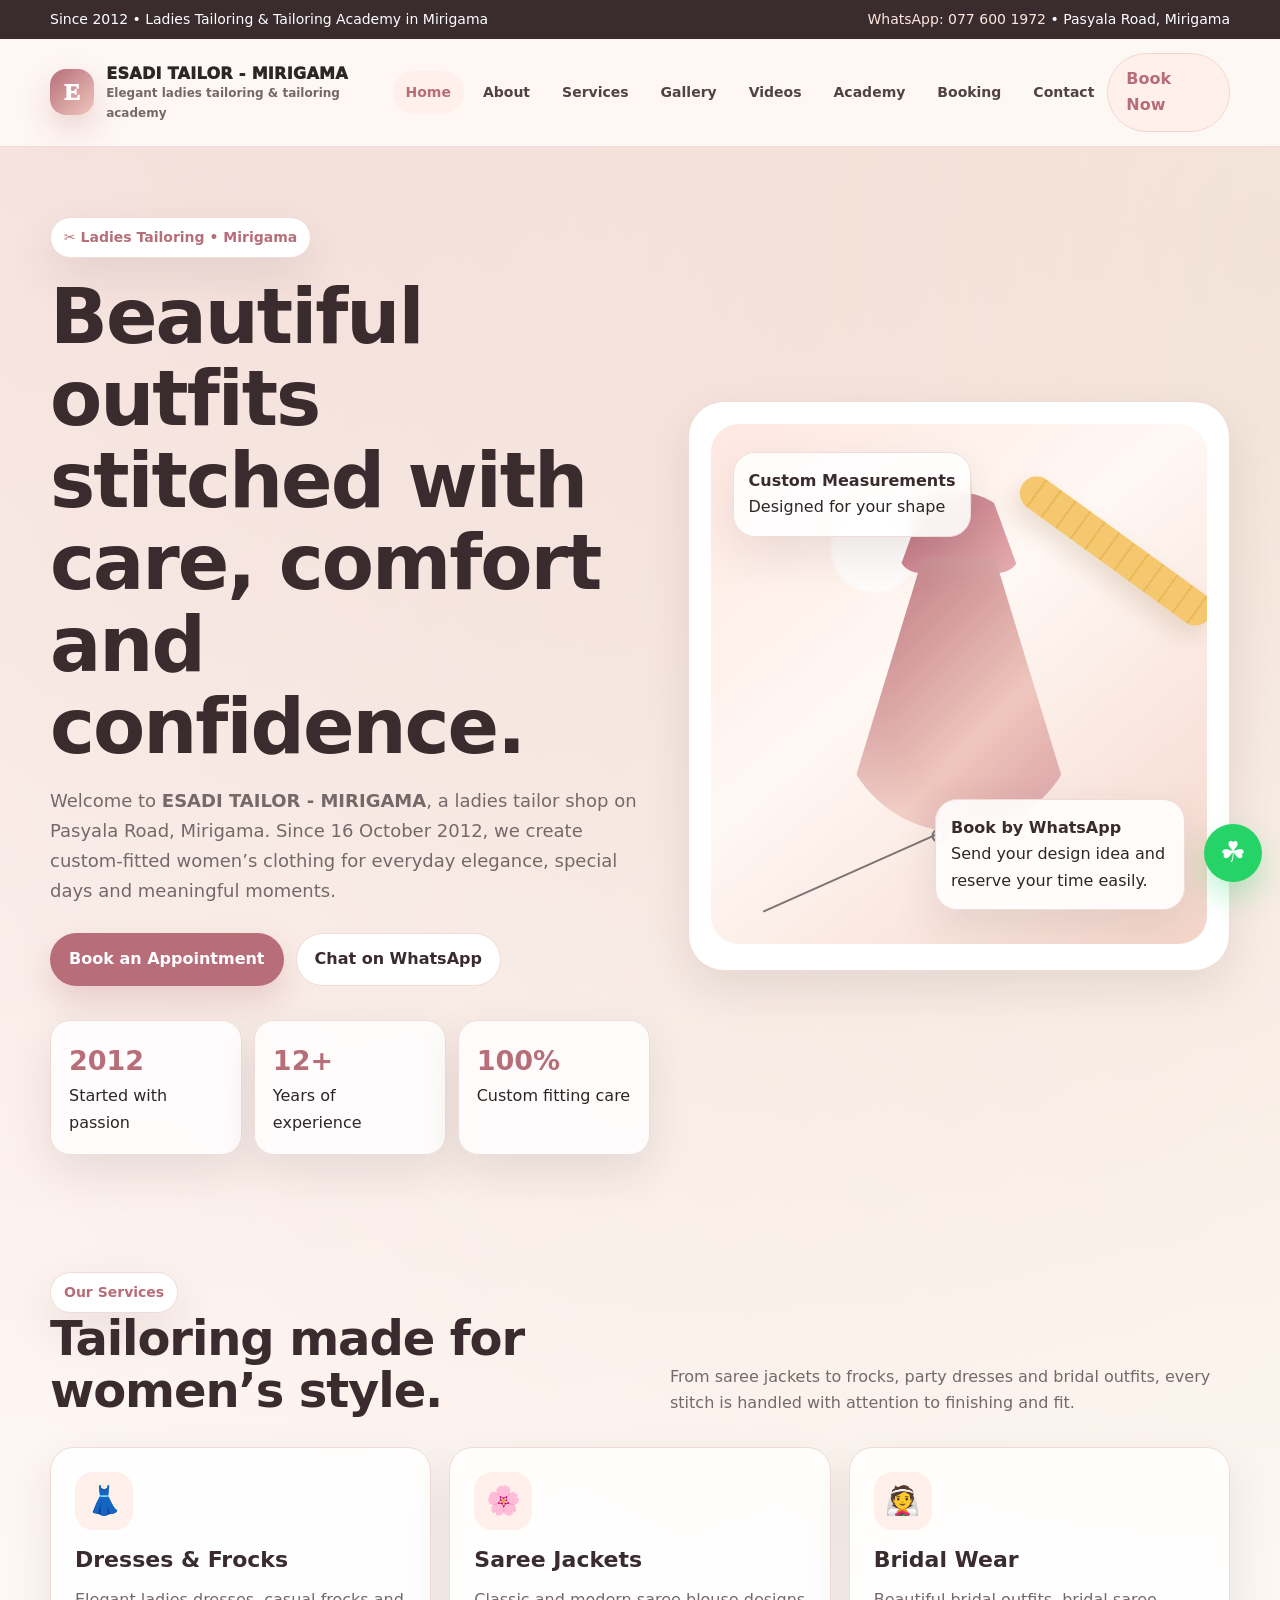
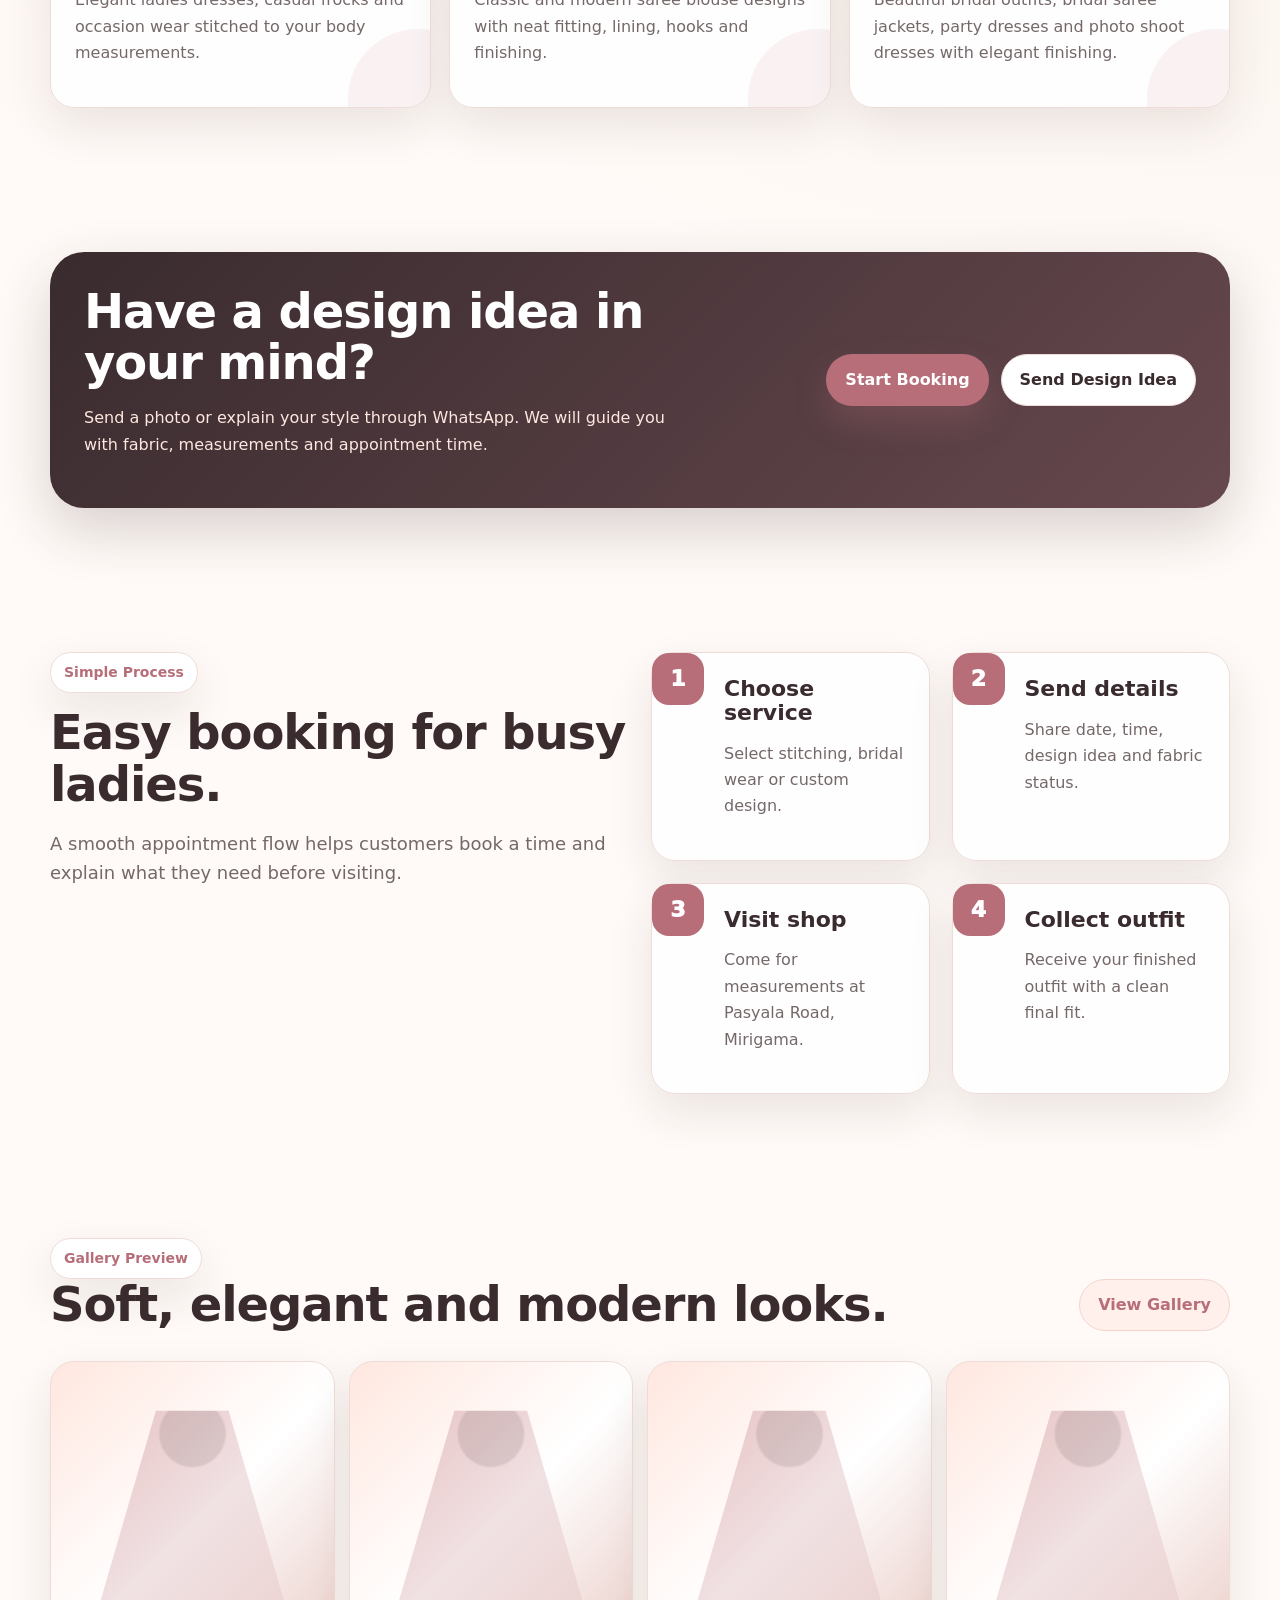
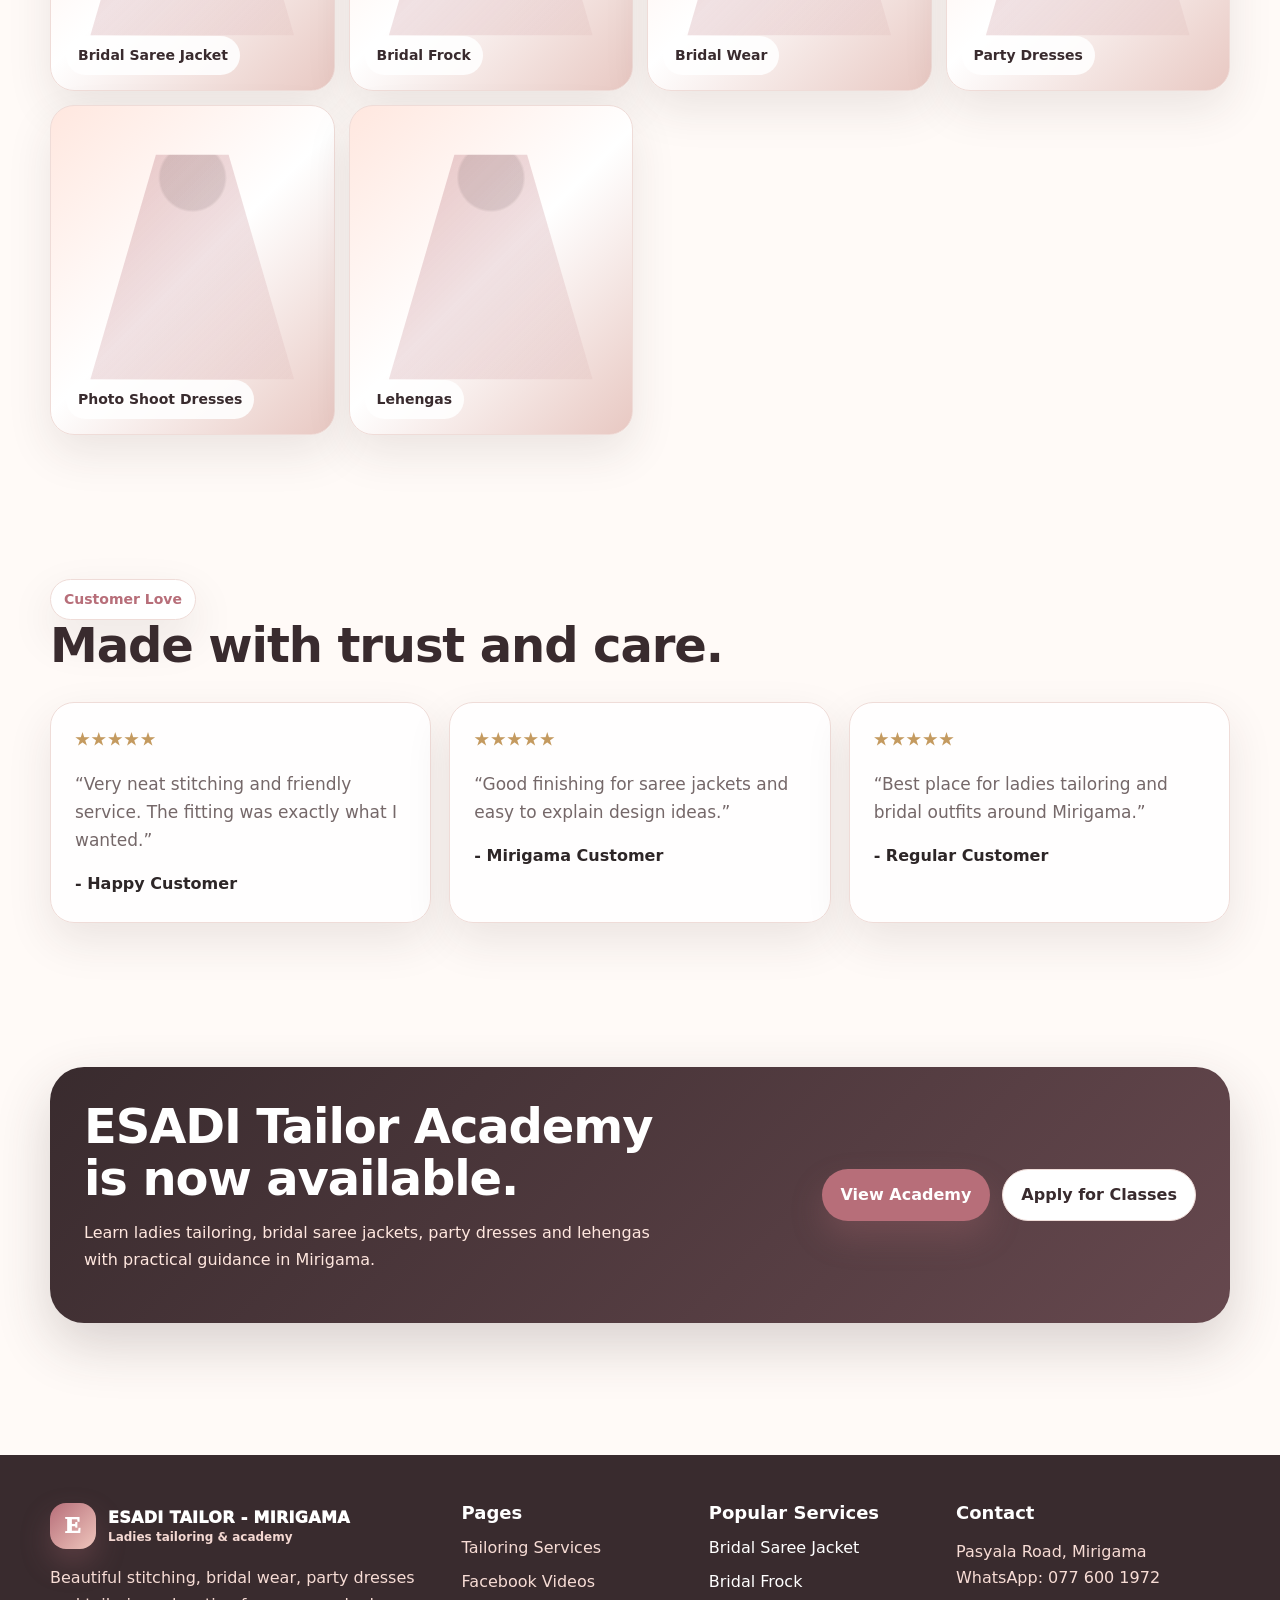
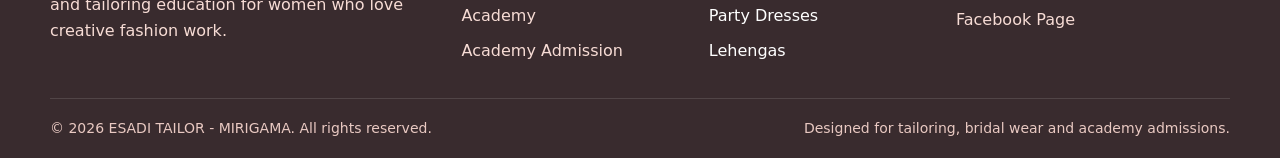
<file: index.html>
<!doctype html>
<html lang="en">
<head>
  <meta charset="utf-8">
  <meta name="viewport" content="width=device-width, initial-scale=1">
  <title>ESADI TAILOR - MIRIGAMA | Ladies Tailor Shop</title>
  <meta name="description" content="Elegant ladies tailoring, custom stitching and booking in Mirigama.">
  <link rel="stylesheet" href="assets/css/style.css">
</head>
<body>

<div class="topbar">
  <div class="container">
    <span>Since 2012 • Ladies Tailoring & Tailoring Academy in Mirigama</span>
    <span><a data-whatsapp href="#">WhatsApp: 077 600 1972</a> • Pasyala Road, Mirigama</span>
  </div>
</div>
<header class="nav">
  <div class="container nav-inner">
    <a href="index.html" class="logo" aria-label="Esadi Tailor Home">
      <span class="logo-mark">E</span>
      <span>ESADI TAILOR - MIRIGAMA<small>Elegant ladies tailoring & tailoring academy</small></span>
    </a>
    <nav class="nav-links" aria-label="Main navigation">
      <a class="active" href="index.html">Home</a>
      <a class="" href="about.html">About</a>
      <a class="" href="services.html">Services</a>
      <a class="" href="gallery.html">Gallery</a>
      <a class="" href="videos.html">Videos</a>
      <a class="" href="academy.html">Academy</a>
      <a class="" href="booking.html">Booking</a>
      <a class="" href="contact.html">Contact</a>
    </nav>
    <div class="nav-actions">
      <a class="btn btn-soft" href="booking.html">Book Now</a>
      <button class="menu-btn" aria-label="Open menu">☰</button>
    </div>
  </div>
</header>

<main>
<section class="hero"><div class="container hero-grid">
  <div>
    <span class="kicker">✂ Ladies Tailoring • Mirigama</span>
    <h1>Beautiful outfits stitched with care, comfort and confidence.</h1>
    <p class="lead">Welcome to <b>ESADI TAILOR - MIRIGAMA</b>, a ladies tailor shop on Pasyala Road, Mirigama. Since 16 October 2012, we create custom-fitted women’s clothing for everyday elegance, special days and meaningful moments.</p>
    <div class="hero-actions"><a class="btn btn-primary" href="booking.html">Book an Appointment</a><a class="btn btn-outline" data-whatsapp href="#" data-message="Hello ESADI TAILOR - MIRIGAMA, I want to ask about stitching.">Chat on WhatsApp</a></div>
    <div class="stats"><div class="stat"><b>2012</b><span>Started with passion</span></div><div class="stat"><b>12+</b><span>Years of experience</span></div><div class="stat"><b>100%</b><span>Custom fitting care</span></div></div>
  </div>
  <div class="hero-card"><div class="tailor-art"><div class="tape"></div><div class="needle"></div><div class="dress"></div><div class="float-card one"><b>Custom Measurements</b><span>Designed for your shape</span></div><div class="float-card two"><b>Book by WhatsApp</b><span>Send your design idea and reserve your time easily.</span></div></div></div>
</div></section>

<section class="section"><div class="container">
  <div class="section-head"><div><span class="kicker">Our Services</span><h2>Tailoring made for women’s style.</h2></div><p>From saree jackets to frocks, party dresses and bridal outfits, every stitch is handled with attention to finishing and fit.</p></div>
  <div class="grid-3">
    <article class="card service-card reveal"><div class="icon">👗</div><h3>Dresses & Frocks</h3><p>Elegant ladies dresses, casual frocks and occasion wear stitched to your body measurements.</p></article>
    <article class="card service-card reveal"><div class="icon">🌸</div><h3>Saree Jackets</h3><p>Classic and modern saree blouse designs with neat fitting, lining, hooks and finishing.</p></article>
    <article class="card service-card reveal"><div class="icon">👰</div><h3>Bridal Wear</h3><p>Beautiful bridal outfits, bridal saree jackets, party dresses and photo shoot dresses with elegant finishing.</p></article>
  </div>
</div></section>

<section class="section"><div class="container banner reveal"><div><h2>Have a design idea in your mind?</h2><p>Send a photo or explain your style through WhatsApp. We will guide you with fabric, measurements and appointment time.</p></div><div style="display:flex;gap:12px;flex-wrap:wrap;justify-content:flex-end"><a class="btn btn-primary" href="booking.html">Start Booking</a><a class="btn btn-outline" data-whatsapp href="#" data-message="Hello ESADI TAILOR - MIRIGAMA, I have a design idea for stitching.">Send Design Idea</a></div></div></section>

<section class="section"><div class="container grid-2">
  <div><span class="kicker">Simple Process</span><h2 style="margin-top:14px">Easy booking for busy ladies.</h2><p class="lead">A smooth appointment flow helps customers book a time and explain what they need before visiting.</p></div>
  <div class="grid-2 process"><div class="card step reveal"><h3>Choose service</h3><p>Select stitching, bridal wear or custom design.</p></div><div class="card step reveal"><h3>Send details</h3><p>Share date, time, design idea and fabric status.</p></div><div class="card step reveal"><h3>Visit shop</h3><p>Come for measurements at Pasyala Road, Mirigama.</p></div><div class="card step reveal"><h3>Collect outfit</h3><p>Receive your finished outfit with a clean final fit.</p></div></div>
</div></section>

<section class="section"><div class="container">
  <div class="section-head"><div><span class="kicker">Gallery Preview</span><h2>Soft, elegant and modern looks.</h2></div><a class="btn btn-soft" href="gallery.html">View Gallery</a></div>
  <div class="gallery-grid">
        <div class="gallery-item tall"><span>Bridal Saree Jacket</span></div>
        <div class="gallery-item"><span>Bridal Frock</span></div>
        <div class="gallery-item tall"><span>Bridal Wear</span></div>
        <div class="gallery-item"><span>Party Dresses</span></div>
        <div class="gallery-item"><span>Photo Shoot Dresses</span></div>
        <div class="gallery-item tall"><span>Lehengas</span></div>
      </div>
    </div>
  </section>

<section class="section"><div class="container">
  <div class="section-head"><div><span class="kicker">Customer Love</span><h2>Made with trust and care.</h2></div></div>
  <div class="testimonials"><div class="card reveal"><div class="stars">★★★★★</div><p class="quote">“Very neat stitching and friendly service. The fitting was exactly what I wanted.”</p><b>- Happy Customer</b></div><div class="card reveal"><div class="stars">★★★★★</div><p class="quote">“Good finishing for saree jackets and easy to explain design ideas.”</p><b>- Mirigama Customer</b></div><div class="card reveal"><div class="stars">★★★★★</div><p class="quote">“Best place for ladies tailoring and bridal outfits around Mirigama.”</p><b>- Regular Customer</b></div></div>
</div></section>

  <section class="section">
    <div class="container banner reveal">
      <div>
        <h2>ESADI Tailor Academy is now available.</h2>
        <p>Learn ladies tailoring, bridal saree jackets, party dresses and lehengas with practical guidance in Mirigama.</p>
      </div>
      <div style="display:flex;gap:12px;flex-wrap:wrap;justify-content:flex-end">
        <a class="btn btn-primary" href="academy.html">View Academy</a>
        <a class="btn btn-outline" href="academy-admissions.html">Apply for Classes</a>
      </div>
    </div>
  </section>

</main>
<a class="float-whatsapp" data-whatsapp href="#" aria-label="Chat on WhatsApp">☘</a>
<footer class="footer">
  <div class="container">
    <div class="footer-grid">
      <div>
        <div class="logo" style="margin-bottom:14px">
          <span class="logo-mark">E</span>
          <span>ESADI TAILOR - MIRIGAMA<small style="color:#f4d8d2">Ladies tailoring & academy</small></span>
        </div>
        <p>Beautiful stitching, bridal wear, party dresses and tailoring education for women who love creative fashion work.</p>
      </div>
      <div>
        <h3>Pages</h3>
        <ul>
          <li><a href="services.html">Tailoring Services</a></li>
          <li><a href="videos.html">Facebook Videos</a></li>
          <li><a href="academy.html">Academy</a></li>
          <li><a href="academy-admissions.html">Academy Admission</a></li>
        </ul>
      </div>
      <div>
        <h3>Popular Services</h3>
        <ul>
          <li>Bridal Saree Jacket</li>
          <li>Bridal Frock</li>
          <li>Party Dresses</li>
          <li>Lehengas</li>
        </ul>
      </div>
      <div>
        <h3>Contact</h3>
        <p>Pasyala Road, Mirigama<br>WhatsApp: <a data-whatsapp href="#">077 600 1972</a></p>
        <p><a data-facebook href="#" target="_blank">Facebook Page</a></p>
      </div>
    </div>
    <div class="copyright">
      <span>© <span data-year></span> ESADI TAILOR - MIRIGAMA. All rights reserved.</span>
      <span>Designed for tailoring, bridal wear and academy admissions.</span>
    </div>
  </div>
</footer>
<script src="assets/js/main.js"></script>
</body></html>
</file>
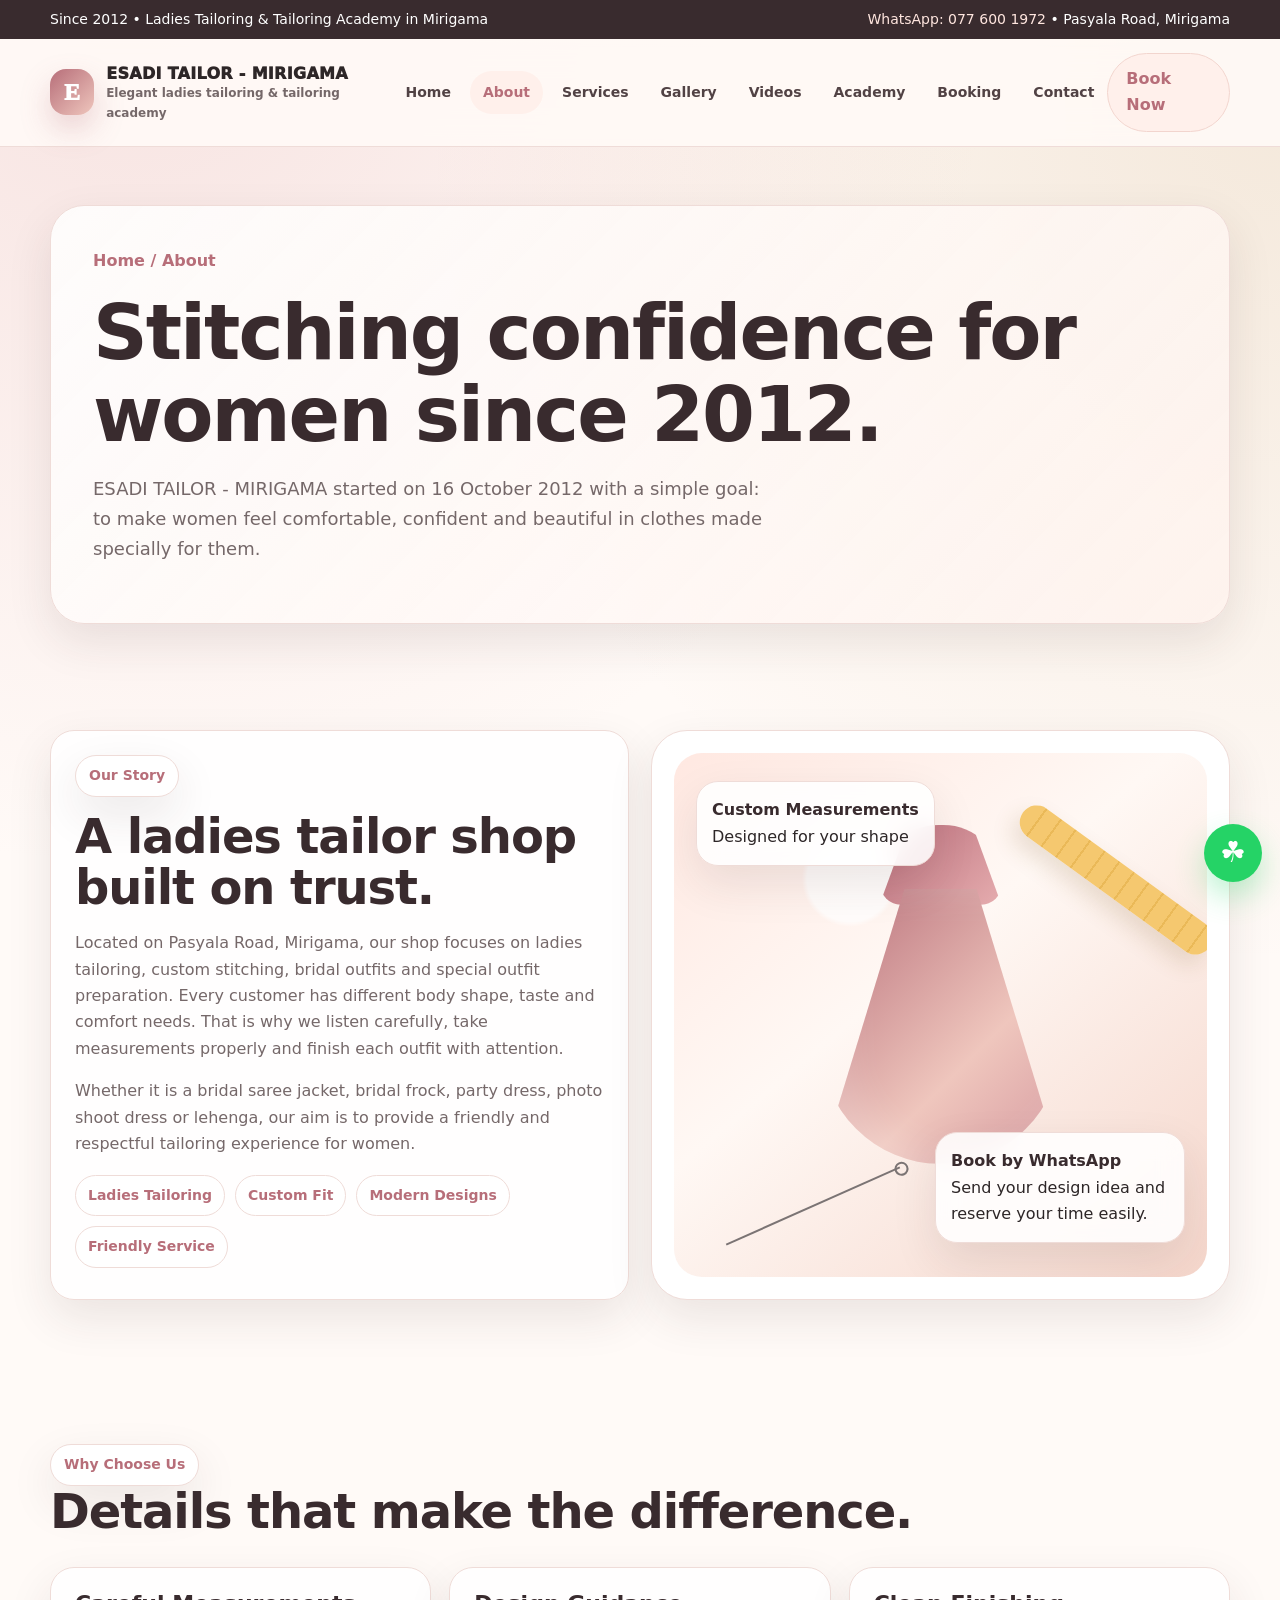
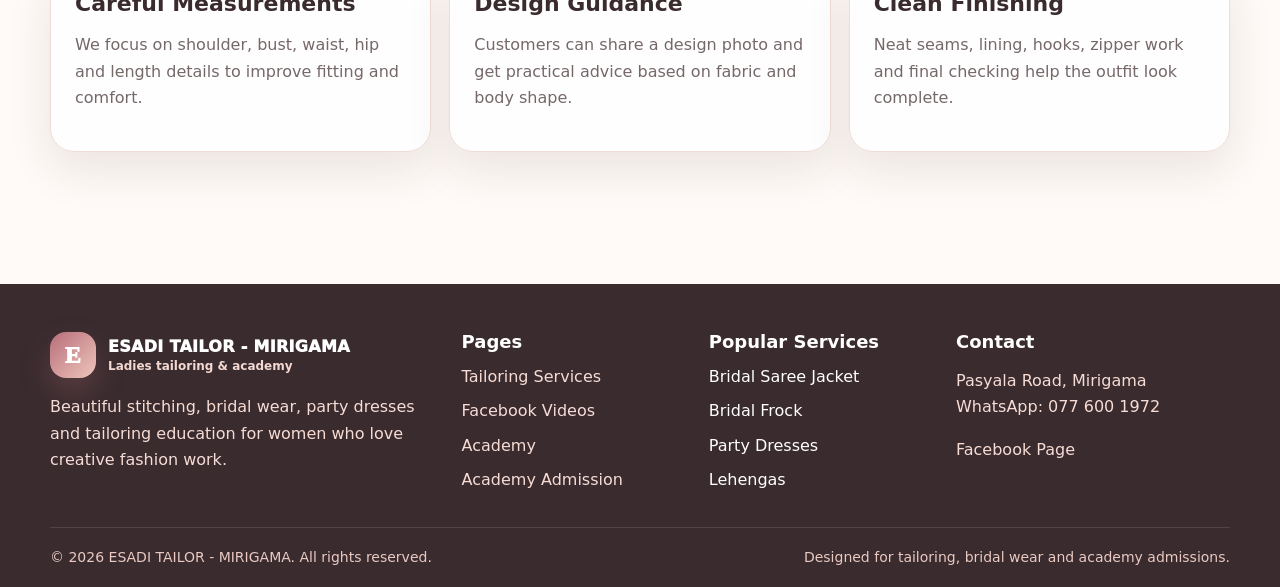
<file: about.html>
<!doctype html>
<html lang="en">
<head>
  <meta charset="utf-8">
  <meta name="viewport" content="width=device-width, initial-scale=1">
  <title>About | ESADI TAILOR - MIRIGAMA</title>
  <meta name="description" content="About Esadi Tailor Mirigama ladies tailor shop.">
  <link rel="stylesheet" href="assets/css/style.css">
</head>
<body>

<div class="topbar">
  <div class="container">
    <span>Since 2012 • Ladies Tailoring & Tailoring Academy in Mirigama</span>
    <span><a data-whatsapp href="#">WhatsApp: 077 600 1972</a> • Pasyala Road, Mirigama</span>
  </div>
</div>
<header class="nav">
  <div class="container nav-inner">
    <a href="index.html" class="logo" aria-label="Esadi Tailor Home">
      <span class="logo-mark">E</span>
      <span>ESADI TAILOR - MIRIGAMA<small>Elegant ladies tailoring & tailoring academy</small></span>
    </a>
    <nav class="nav-links" aria-label="Main navigation">
      <a class="" href="index.html">Home</a>
      <a class="active" href="about.html">About</a>
      <a class="" href="services.html">Services</a>
      <a class="" href="gallery.html">Gallery</a>
      <a class="" href="videos.html">Videos</a>
      <a class="" href="academy.html">Academy</a>
      <a class="" href="booking.html">Booking</a>
      <a class="" href="contact.html">Contact</a>
    </nav>
    <div class="nav-actions">
      <a class="btn btn-soft" href="booking.html">Book Now</a>
      <button class="menu-btn" aria-label="Open menu">☰</button>
    </div>
  </div>
</header>

<main>
<section class="page-hero"><div class="container"><div class="box"><div class="breadcrumb">Home / About</div><h1>Stitching confidence for women since 2012.</h1><p class="lead">ESADI TAILOR - MIRIGAMA started on 16 October 2012 with a simple goal: to make women feel comfortable, confident and beautiful in clothes made specially for them.</p></div></div></section>
<section class="section"><div class="container grid-2"><div class="card reveal"><span class="kicker">Our Story</span><h2 style="margin-top:14px">A ladies tailor shop built on trust.</h2><p>Located on Pasyala Road, Mirigama, our shop focuses on ladies tailoring, custom stitching, bridal outfits and special outfit preparation. Every customer has different body shape, taste and comfort needs. That is why we listen carefully, take measurements properly and finish each outfit with attention.</p><p>Whether it is a bridal saree jacket, bridal frock, party dress, photo shoot dress or lehenga, our aim is to provide a friendly and respectful tailoring experience for women.</p><div class="badge-row"><span class="badge">Ladies Tailoring</span><span class="badge">Custom Fit</span><span class="badge">Modern Designs</span><span class="badge">Friendly Service</span></div></div><div class="hero-card reveal"><div class="tailor-art"><div class="tape"></div><div class="needle"></div><div class="dress"></div><div class="float-card one"><b>Custom Measurements</b><span>Designed for your shape</span></div><div class="float-card two"><b>Book by WhatsApp</b><span>Send your design idea and reserve your time easily.</span></div></div></div></div></section>
<section class="section"><div class="container"><div class="section-head"><div><span class="kicker">Why Choose Us</span><h2>Details that make the difference.</h2></div></div><div class="grid-3"><div class="card reveal"><h3>Careful Measurements</h3><p>We focus on shoulder, bust, waist, hip and length details to improve fitting and comfort.</p></div><div class="card reveal"><h3>Design Guidance</h3><p>Customers can share a design photo and get practical advice based on fabric and body shape.</p></div><div class="card reveal"><h3>Clean Finishing</h3><p>Neat seams, lining, hooks, zipper work and final checking help the outfit look complete.</p></div></div></div></section>
</main>
<a class="float-whatsapp" data-whatsapp href="#" aria-label="Chat on WhatsApp">☘</a>
<footer class="footer">
  <div class="container">
    <div class="footer-grid">
      <div>
        <div class="logo" style="margin-bottom:14px">
          <span class="logo-mark">E</span>
          <span>ESADI TAILOR - MIRIGAMA<small style="color:#f4d8d2">Ladies tailoring & academy</small></span>
        </div>
        <p>Beautiful stitching, bridal wear, party dresses and tailoring education for women who love creative fashion work.</p>
      </div>
      <div>
        <h3>Pages</h3>
        <ul>
          <li><a href="services.html">Tailoring Services</a></li>
          <li><a href="videos.html">Facebook Videos</a></li>
          <li><a href="academy.html">Academy</a></li>
          <li><a href="academy-admissions.html">Academy Admission</a></li>
        </ul>
      </div>
      <div>
        <h3>Popular Services</h3>
        <ul>
          <li>Bridal Saree Jacket</li>
          <li>Bridal Frock</li>
          <li>Party Dresses</li>
          <li>Lehengas</li>
        </ul>
      </div>
      <div>
        <h3>Contact</h3>
        <p>Pasyala Road, Mirigama<br>WhatsApp: <a data-whatsapp href="#">077 600 1972</a></p>
        <p><a data-facebook href="#" target="_blank">Facebook Page</a></p>
      </div>
    </div>
    <div class="copyright">
      <span>© <span data-year></span> ESADI TAILOR - MIRIGAMA. All rights reserved.</span>
      <span>Designed for tailoring, bridal wear and academy admissions.</span>
    </div>
  </div>
</footer>
<script src="assets/js/main.js"></script>
</body></html>
</file>
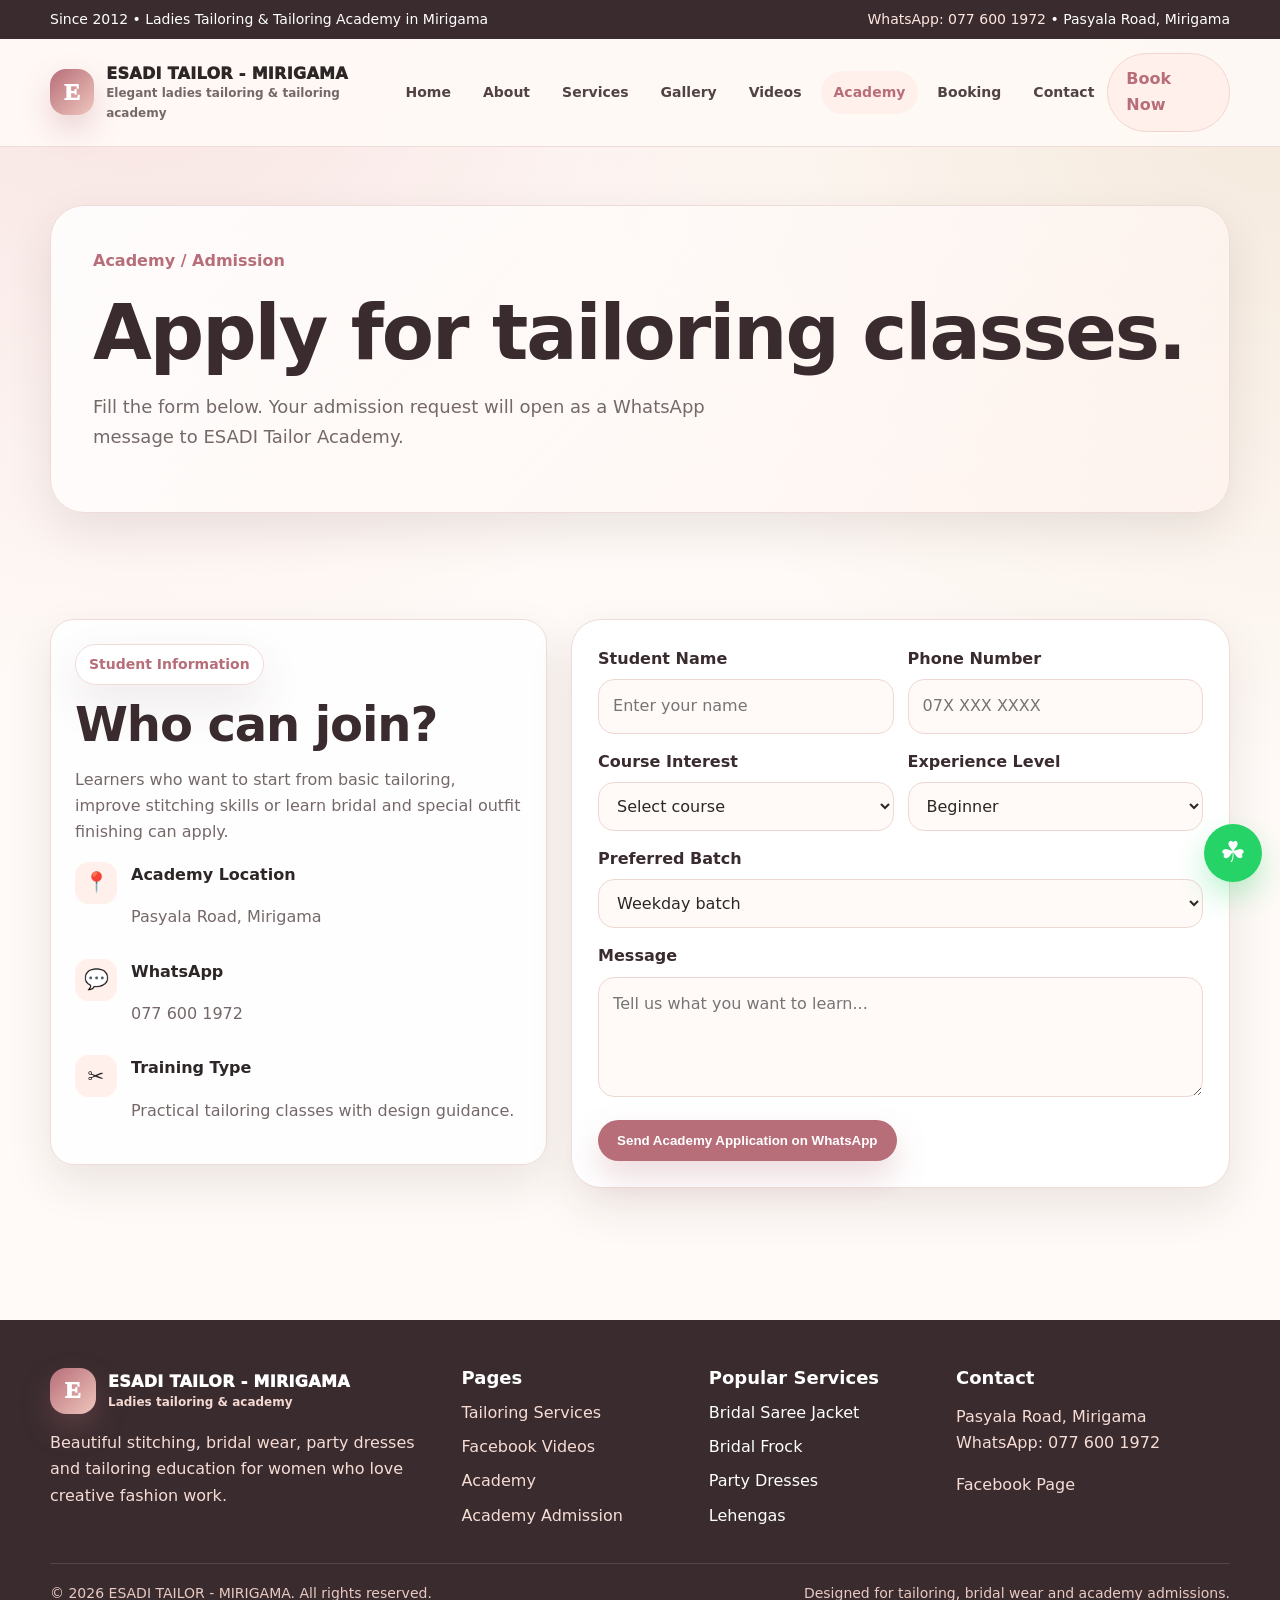
<file: academy-admissions.html>
<!doctype html>
<html lang="en">
<head>
  <meta charset="utf-8">
  <meta name="viewport" content="width=device-width, initial-scale=1">
  <title>Academy Admission | ESADI TAILOR ACADEMY - MIRIGAMA</title>
  <meta name="description" content="Apply for tailoring classes through WhatsApp.">
  <link rel="preconnect" href="https://fonts.gstatic.com">
  <link rel="stylesheet" href="assets/css/style.css">
</head>
<body>

<div class="topbar">
  <div class="container">
    <span>Since 2012 • Ladies Tailoring & Tailoring Academy in Mirigama</span>
    <span><a data-whatsapp href="#">WhatsApp: 077 600 1972</a> • Pasyala Road, Mirigama</span>
  </div>
</div>
<header class="nav">
  <div class="container nav-inner">
    <a href="index.html" class="logo" aria-label="Esadi Tailor Home">
      <span class="logo-mark">E</span>
      <span>ESADI TAILOR - MIRIGAMA<small>Elegant ladies tailoring & tailoring academy</small></span>
    </a>
    <nav class="nav-links" aria-label="Main navigation">
      <a class="" href="index.html">Home</a>
      <a class="" href="about.html">About</a>
      <a class="" href="services.html">Services</a>
      <a class="" href="gallery.html">Gallery</a>
      <a class="" href="videos.html">Videos</a>
      <a class="active" href="academy.html">Academy</a>
      <a class="" href="booking.html">Booking</a>
      <a class="" href="contact.html">Contact</a>
    </nav>
    <div class="nav-actions">
      <a class="btn btn-soft" href="booking.html">Book Now</a>
      <button class="menu-btn" aria-label="Open menu">☰</button>
    </div>
  </div>
</header>

<main>
  <section class="page-hero">
    <div class="container"><div class="box">
      <div class="breadcrumb">Academy / Admission</div>
      <h1>Apply for tailoring classes.</h1>
      <p class="lead">Fill the form below. Your admission request will open as a WhatsApp message to ESADI Tailor Academy.</p>
    </div></div>
  </section>

  <section class="section">
    <div class="container booking-wrap">
      <aside class="card reveal">
        <span class="kicker">Student Information</span>
        <h2 style="margin-top:14px">Who can join?</h2>
        <p>Learners who want to start from basic tailoring, improve stitching skills or learn bridal and special outfit finishing can apply.</p>
        <div class="contact-list">
          <div class="contact-item"><span class="contact-icon">📍</span><div><b>Academy Location</b><p>Pasyala Road, Mirigama</p></div></div>
          <div class="contact-item"><span class="contact-icon">💬</span><div><b>WhatsApp</b><p><a data-whatsapp href="#">077 600 1972</a></p></div></div>
          <div class="contact-item"><span class="contact-icon">✂</span><div><b>Training Type</b><p>Practical tailoring classes with design guidance.</p></div></div>
        </div>
      </aside>

      <form class="form reveal" id="academyForm">
        <div class="two-cols">
          <div class="field">
            <label for="name">Student Name</label>
            <input id="name" name="name" placeholder="Enter your name" required>
          </div>
          <div class="field">
            <label for="phone">Phone Number</label>
            <input id="phone" name="phone" placeholder="07X XXX XXXX" required>
          </div>
        </div>
        <div class="two-cols">
          <div class="field">
            <label for="course">Course Interest</label>
            <select id="course" name="course" required>
              <option value="">Select course</option>
              <option>Basic Ladies Tailoring</option>
              <option>Bridal Saree Jacket</option>
              <option>Party Dress & Frock</option>
              <option>Photo Shoot Dresses</option>
              <option>Bridal Wear</option>
              <option>Lehengas</option>
              <option>Full Tailoring Course</option>
            </select>
          </div>
          <div class="field">
            <label for="level">Experience Level</label>
            <select id="level" name="level">
              <option>Beginner</option>
              <option>Some experience</option>
              <option>Already stitching</option>
              <option>Need advanced training</option>
            </select>
          </div>
        </div>
        <div class="field">
          <label for="batch">Preferred Batch</label>
          <select id="batch" name="batch">
            <option>Weekday batch</option>
            <option>Weekend batch</option>
            <option>Morning class</option>
            <option>Evening class</option>
            <option>Any available batch</option>
          </select>
        </div>
        <div class="field">
          <label for="message">Message</label>
          <textarea id="message" name="message" placeholder="Tell us what you want to learn..."></textarea>
        </div>
        <button class="btn btn-primary" type="submit">Send Academy Application on WhatsApp</button>
      </form>
    </div>
  </section>
</main>

<a class="float-whatsapp" data-whatsapp href="#" aria-label="Chat on WhatsApp">☘</a>
<footer class="footer">
  <div class="container">
    <div class="footer-grid">
      <div>
        <div class="logo" style="margin-bottom:14px">
          <span class="logo-mark">E</span>
          <span>ESADI TAILOR - MIRIGAMA<small style="color:#f4d8d2">Ladies tailoring & academy</small></span>
        </div>
        <p>Beautiful stitching, bridal wear, party dresses and tailoring education for women who love creative fashion work.</p>
      </div>
      <div>
        <h3>Pages</h3>
        <ul>
          <li><a href="services.html">Tailoring Services</a></li>
          <li><a href="videos.html">Facebook Videos</a></li>
          <li><a href="academy.html">Academy</a></li>
          <li><a href="academy-admissions.html">Academy Admission</a></li>
        </ul>
      </div>
      <div>
        <h3>Popular Services</h3>
        <ul>
          <li>Bridal Saree Jacket</li>
          <li>Bridal Frock</li>
          <li>Party Dresses</li>
          <li>Lehengas</li>
        </ul>
      </div>
      <div>
        <h3>Contact</h3>
        <p>Pasyala Road, Mirigama<br>WhatsApp: <a data-whatsapp href="#">077 600 1972</a></p>
        <p><a data-facebook href="#" target="_blank">Facebook Page</a></p>
      </div>
    </div>
    <div class="copyright">
      <span>© <span data-year></span> ESADI TAILOR - MIRIGAMA. All rights reserved.</span>
      <span>Designed for tailoring, bridal wear and academy admissions.</span>
    </div>
  </div>
</footer>
<script src="assets/js/main.js"></script>

</body></html>
</file>
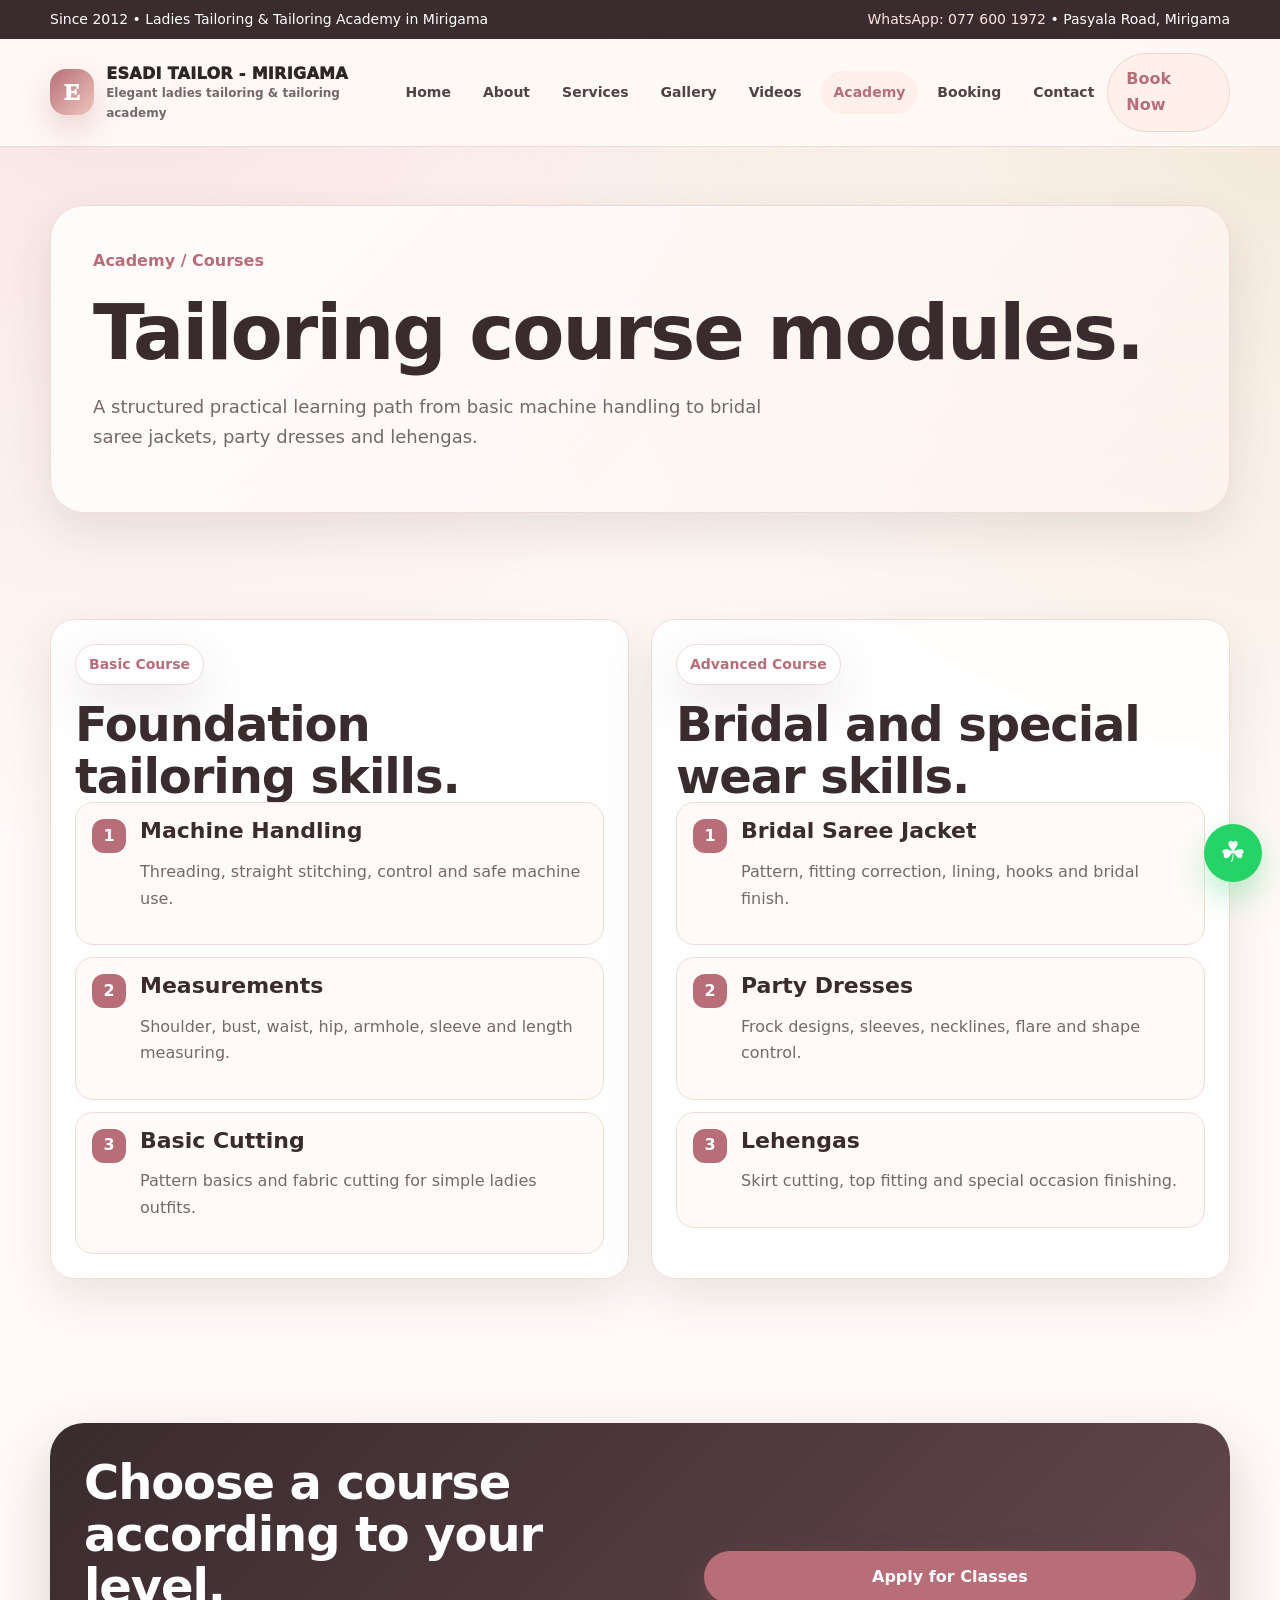
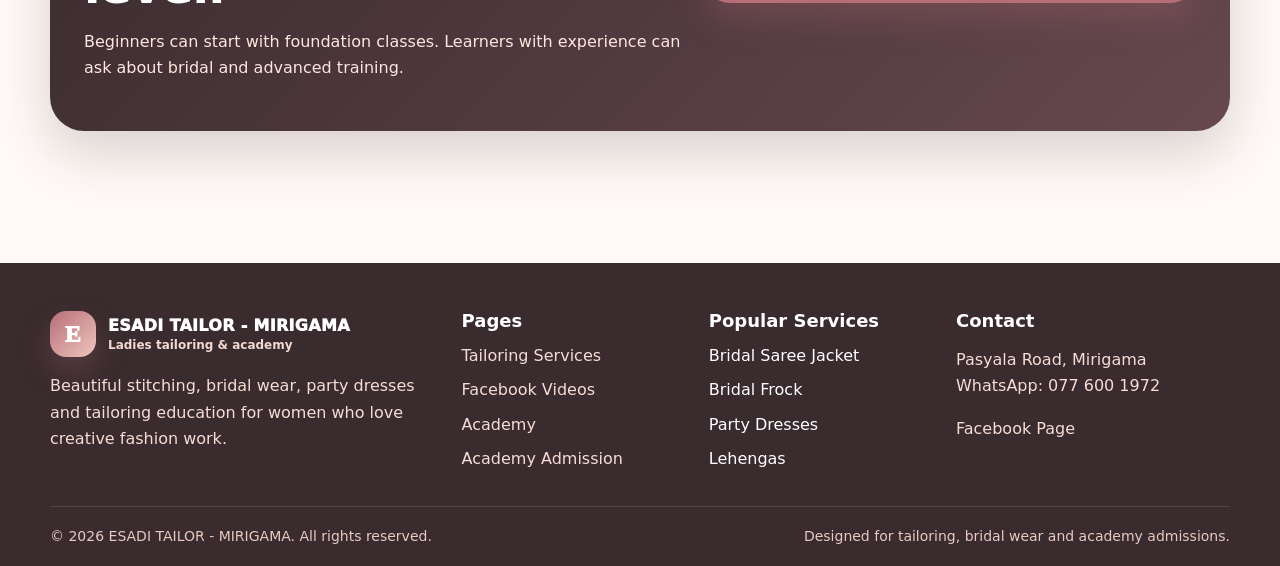
<file: academy-courses.html>
<!doctype html>
<html lang="en">
<head>
  <meta charset="utf-8">
  <meta name="viewport" content="width=device-width, initial-scale=1">
  <title>Academy Courses | ESADI TAILOR ACADEMY - MIRIGAMA</title>
  <meta name="description" content="Tailoring class modules and academy course details.">
  <link rel="preconnect" href="https://fonts.gstatic.com">
  <link rel="stylesheet" href="assets/css/style.css">
</head>
<body>

<div class="topbar">
  <div class="container">
    <span>Since 2012 • Ladies Tailoring & Tailoring Academy in Mirigama</span>
    <span><a data-whatsapp href="#">WhatsApp: 077 600 1972</a> • Pasyala Road, Mirigama</span>
  </div>
</div>
<header class="nav">
  <div class="container nav-inner">
    <a href="index.html" class="logo" aria-label="Esadi Tailor Home">
      <span class="logo-mark">E</span>
      <span>ESADI TAILOR - MIRIGAMA<small>Elegant ladies tailoring & tailoring academy</small></span>
    </a>
    <nav class="nav-links" aria-label="Main navigation">
      <a class="" href="index.html">Home</a>
      <a class="" href="about.html">About</a>
      <a class="" href="services.html">Services</a>
      <a class="" href="gallery.html">Gallery</a>
      <a class="" href="videos.html">Videos</a>
      <a class="active" href="academy.html">Academy</a>
      <a class="" href="booking.html">Booking</a>
      <a class="" href="contact.html">Contact</a>
    </nav>
    <div class="nav-actions">
      <a class="btn btn-soft" href="booking.html">Book Now</a>
      <button class="menu-btn" aria-label="Open menu">☰</button>
    </div>
  </div>
</header>

<main>
  <section class="page-hero">
    <div class="container"><div class="box">
      <div class="breadcrumb">Academy / Courses</div>
      <h1>Tailoring course modules.</h1>
      <p class="lead">A structured practical learning path from basic machine handling to bridal saree jackets, party dresses and lehengas.</p>
    </div></div>
  </section>

  <section class="section">
    <div class="container grid-2">
      <div class="card reveal">
        <span class="kicker">Basic Course</span>
        <h2 style="margin-top:14px">Foundation tailoring skills.</h2>
        <div class="module-list">
          <div class="module"><b>1</b><div><h3>Machine Handling</h3><p>Threading, straight stitching, control and safe machine use.</p></div></div>
          <div class="module"><b>2</b><div><h3>Measurements</h3><p>Shoulder, bust, waist, hip, armhole, sleeve and length measuring.</p></div></div>
          <div class="module"><b>3</b><div><h3>Basic Cutting</h3><p>Pattern basics and fabric cutting for simple ladies outfits.</p></div></div>
        </div>
      </div>
      <div class="card reveal">
        <span class="kicker">Advanced Course</span>
        <h2 style="margin-top:14px">Bridal and special wear skills.</h2>
        <div class="module-list">
          <div class="module"><b>1</b><div><h3>Bridal Saree Jacket</h3><p>Pattern, fitting correction, lining, hooks and bridal finish.</p></div></div>
          <div class="module"><b>2</b><div><h3>Party Dresses</h3><p>Frock designs, sleeves, necklines, flare and shape control.</p></div></div>
          <div class="module"><b>3</b><div><h3>Lehengas</h3><p>Skirt cutting, top fitting and special occasion finishing.</p></div></div>
        </div>
      </div>
    </div>
  </section>

  <section class="section">
    <div class="container banner reveal">
      <div><h2>Choose a course according to your level.</h2><p>Beginners can start with foundation classes. Learners with experience can ask about bridal and advanced training.</p></div>
      <a class="btn btn-primary" href="academy-admissions.html">Apply for Classes</a>
    </div>
  </section>
</main>

<a class="float-whatsapp" data-whatsapp href="#" aria-label="Chat on WhatsApp">☘</a>
<footer class="footer">
  <div class="container">
    <div class="footer-grid">
      <div>
        <div class="logo" style="margin-bottom:14px">
          <span class="logo-mark">E</span>
          <span>ESADI TAILOR - MIRIGAMA<small style="color:#f4d8d2">Ladies tailoring & academy</small></span>
        </div>
        <p>Beautiful stitching, bridal wear, party dresses and tailoring education for women who love creative fashion work.</p>
      </div>
      <div>
        <h3>Pages</h3>
        <ul>
          <li><a href="services.html">Tailoring Services</a></li>
          <li><a href="videos.html">Facebook Videos</a></li>
          <li><a href="academy.html">Academy</a></li>
          <li><a href="academy-admissions.html">Academy Admission</a></li>
        </ul>
      </div>
      <div>
        <h3>Popular Services</h3>
        <ul>
          <li>Bridal Saree Jacket</li>
          <li>Bridal Frock</li>
          <li>Party Dresses</li>
          <li>Lehengas</li>
        </ul>
      </div>
      <div>
        <h3>Contact</h3>
        <p>Pasyala Road, Mirigama<br>WhatsApp: <a data-whatsapp href="#">077 600 1972</a></p>
        <p><a data-facebook href="#" target="_blank">Facebook Page</a></p>
      </div>
    </div>
    <div class="copyright">
      <span>© <span data-year></span> ESADI TAILOR - MIRIGAMA. All rights reserved.</span>
      <span>Designed for tailoring, bridal wear and academy admissions.</span>
    </div>
  </div>
</footer>
<script src="assets/js/main.js"></script>

</body></html>
</file>
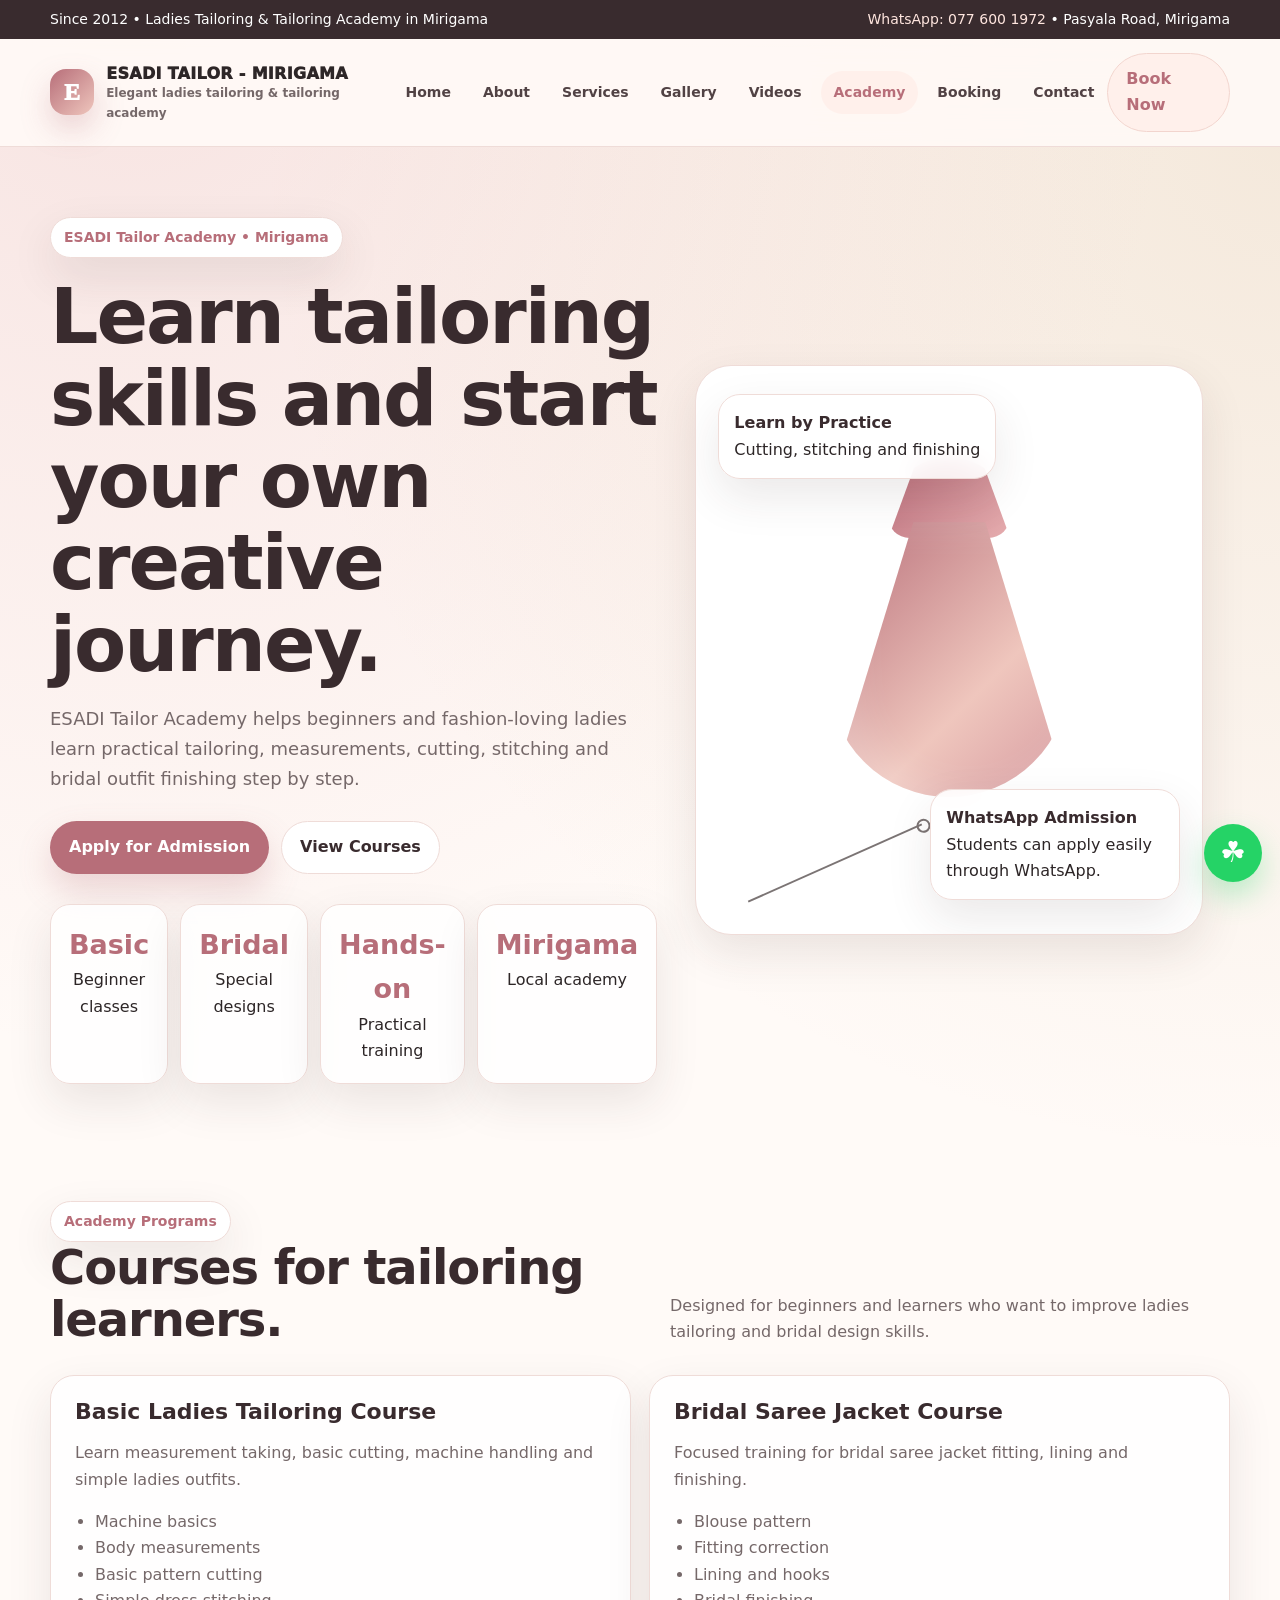
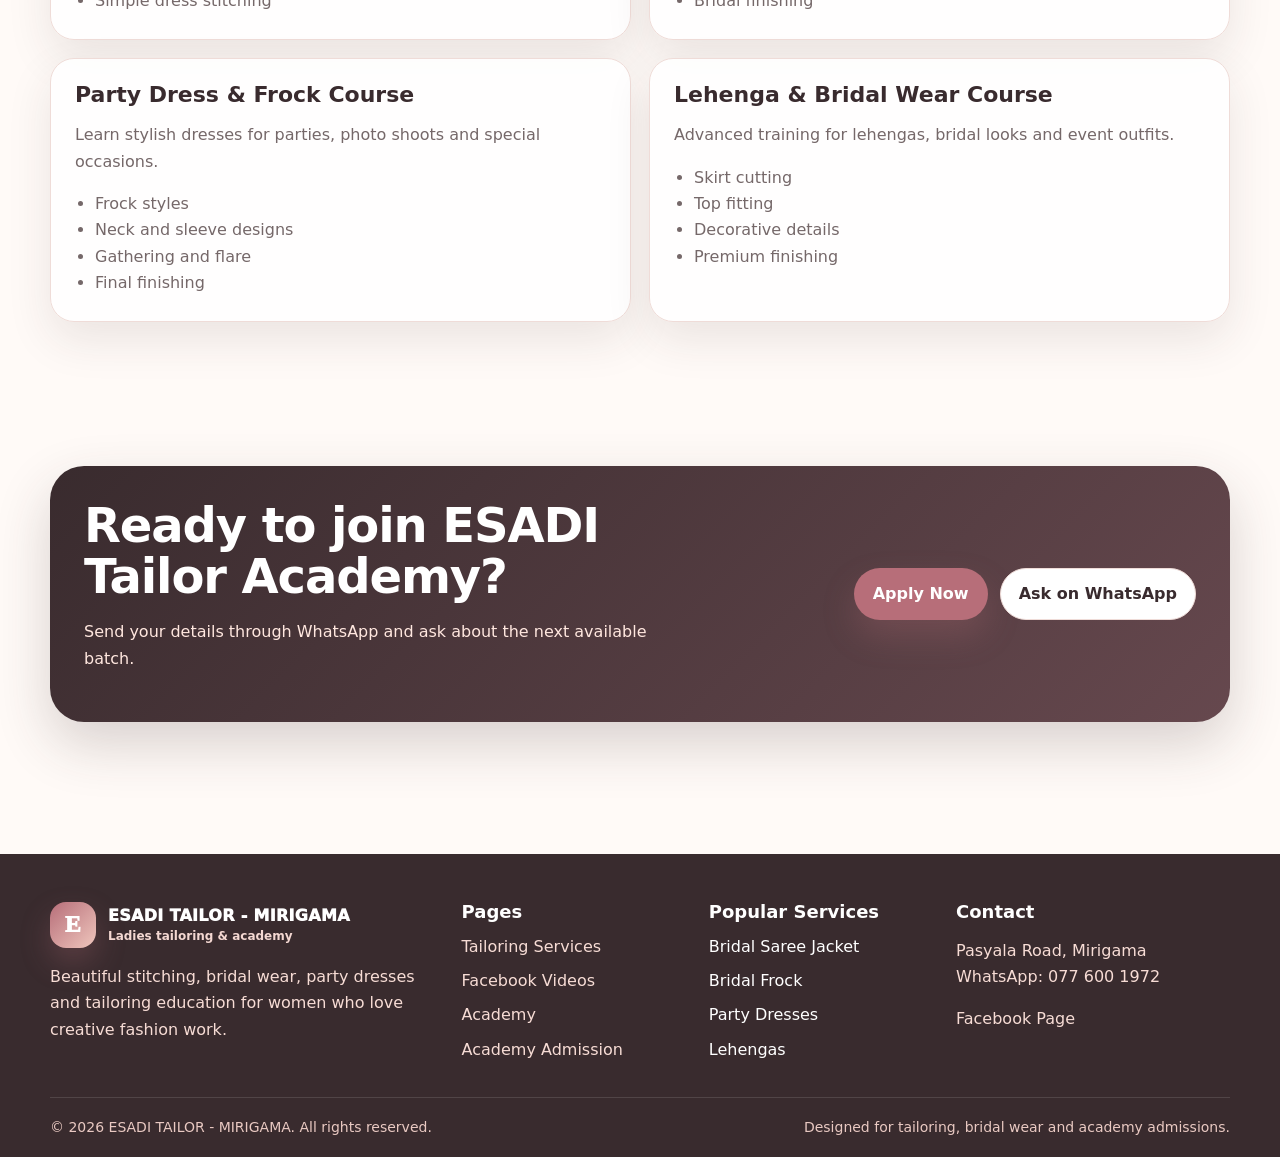
<file: academy.html>
<!doctype html>
<html lang="en">
<head>
  <meta charset="utf-8">
  <meta name="viewport" content="width=device-width, initial-scale=1">
  <title>Academy | ESADI TAILOR ACADEMY - MIRIGAMA</title>
  <meta name="description" content="Tailoring academy in Mirigama for ladies tailoring and bridal wear training.">
  <link rel="preconnect" href="https://fonts.gstatic.com">
  <link rel="stylesheet" href="assets/css/style.css">
</head>
<body>

<div class="topbar">
  <div class="container">
    <span>Since 2012 • Ladies Tailoring & Tailoring Academy in Mirigama</span>
    <span><a data-whatsapp href="#">WhatsApp: 077 600 1972</a> • Pasyala Road, Mirigama</span>
  </div>
</div>
<header class="nav">
  <div class="container nav-inner">
    <a href="index.html" class="logo" aria-label="Esadi Tailor Home">
      <span class="logo-mark">E</span>
      <span>ESADI TAILOR - MIRIGAMA<small>Elegant ladies tailoring & tailoring academy</small></span>
    </a>
    <nav class="nav-links" aria-label="Main navigation">
      <a class="" href="index.html">Home</a>
      <a class="" href="about.html">About</a>
      <a class="" href="services.html">Services</a>
      <a class="" href="gallery.html">Gallery</a>
      <a class="" href="videos.html">Videos</a>
      <a class="active" href="academy.html">Academy</a>
      <a class="" href="booking.html">Booking</a>
      <a class="" href="contact.html">Contact</a>
    </nav>
    <div class="nav-actions">
      <a class="btn btn-soft" href="booking.html">Book Now</a>
      <button class="menu-btn" aria-label="Open menu">☰</button>
    </div>
  </div>
</header>

<main>
  <section class="hero">
    <div class="container hero-grid">
      <div>
        <span class="kicker">ESADI Tailor Academy • Mirigama</span>
        <h1>Learn tailoring skills and start your own creative journey.</h1>
        <p class="lead">ESADI Tailor Academy helps beginners and fashion-loving ladies learn practical tailoring, measurements, cutting, stitching and bridal outfit finishing step by step.</p>
        <div class="hero-actions">
          <a class="btn btn-primary" href="academy-admissions.html">Apply for Admission</a>
          <a class="btn btn-outline" href="academy-courses.html">View Courses</a>
        </div>
        <div class="academy-strip" style="margin-top:30px">
          <div class="stat"><b>Basic</b><span>Beginner classes</span></div>
          <div class="stat"><b>Bridal</b><span>Special designs</span></div>
          <div class="stat"><b>Hands-on</b><span>Practical training</span></div>
          <div class="stat"><b>Mirigama</b><span>Local academy</span></div>
        </div>
      </div>
      <div class="hero-card">
        <div class="tailor-illustration">
          <div class="measure-tape"></div><div class="needle"></div><div class="dress"></div>
          <div class="float-card one"><b>Learn by Practice</b><span>Cutting, stitching and finishing</span></div>
          <div class="float-card two"><b>WhatsApp Admission</b><span>Students can apply easily through WhatsApp.</span></div>
        </div>
      </div>
    </div>
  </section>

  <section class="section">
    <div class="container">
      <div class="section-head">
        <div><span class="kicker">Academy Programs</span><h2>Courses for tailoring learners.</h2></div>
        <p>Designed for beginners and learners who want to improve ladies tailoring and bridal design skills.</p>
      </div>
      <div class="course-grid">
        <article class="card course-card reveal"><h3>Basic Ladies Tailoring Course</h3><p>Learn measurement taking, basic cutting, machine handling and simple ladies outfits.</p><ul><li>Machine basics</li><li>Body measurements</li><li>Basic pattern cutting</li><li>Simple dress stitching</li></ul></article>
        <article class="card course-card reveal"><h3>Bridal Saree Jacket Course</h3><p>Focused training for bridal saree jacket fitting, lining and finishing.</p><ul><li>Blouse pattern</li><li>Fitting correction</li><li>Lining and hooks</li><li>Bridal finishing</li></ul></article>
        <article class="card course-card reveal"><h3>Party Dress & Frock Course</h3><p>Learn stylish dresses for parties, photo shoots and special occasions.</p><ul><li>Frock styles</li><li>Neck and sleeve designs</li><li>Gathering and flare</li><li>Final finishing</li></ul></article>
        <article class="card course-card reveal"><h3>Lehenga & Bridal Wear Course</h3><p>Advanced training for lehengas, bridal looks and event outfits.</p><ul><li>Skirt cutting</li><li>Top fitting</li><li>Decorative details</li><li>Premium finishing</li></ul></article>
      </div>
    </div>
  </section>

  <section class="section">
    <div class="container banner reveal">
      <div>
        <h2>Ready to join ESADI Tailor Academy?</h2>
        <p>Send your details through WhatsApp and ask about the next available batch.</p>
      </div>
      <div style="display:flex;gap:12px;flex-wrap:wrap;justify-content:flex-end">
        <a class="btn btn-primary" href="academy-admissions.html">Apply Now</a>
        <a class="btn btn-outline" data-whatsapp href="#" data-message="Hello ESADI TAILOR ACADEMY - MIRIGAMA, I want to know about tailoring classes.">Ask on WhatsApp</a>
      </div>
    </div>
  </section>
</main>

<a class="float-whatsapp" data-whatsapp href="#" aria-label="Chat on WhatsApp">☘</a>
<footer class="footer">
  <div class="container">
    <div class="footer-grid">
      <div>
        <div class="logo" style="margin-bottom:14px">
          <span class="logo-mark">E</span>
          <span>ESADI TAILOR - MIRIGAMA<small style="color:#f4d8d2">Ladies tailoring & academy</small></span>
        </div>
        <p>Beautiful stitching, bridal wear, party dresses and tailoring education for women who love creative fashion work.</p>
      </div>
      <div>
        <h3>Pages</h3>
        <ul>
          <li><a href="services.html">Tailoring Services</a></li>
          <li><a href="videos.html">Facebook Videos</a></li>
          <li><a href="academy.html">Academy</a></li>
          <li><a href="academy-admissions.html">Academy Admission</a></li>
        </ul>
      </div>
      <div>
        <h3>Popular Services</h3>
        <ul>
          <li>Bridal Saree Jacket</li>
          <li>Bridal Frock</li>
          <li>Party Dresses</li>
          <li>Lehengas</li>
        </ul>
      </div>
      <div>
        <h3>Contact</h3>
        <p>Pasyala Road, Mirigama<br>WhatsApp: <a data-whatsapp href="#">077 600 1972</a></p>
        <p><a data-facebook href="#" target="_blank">Facebook Page</a></p>
      </div>
    </div>
    <div class="copyright">
      <span>© <span data-year></span> ESADI TAILOR - MIRIGAMA. All rights reserved.</span>
      <span>Designed for tailoring, bridal wear and academy admissions.</span>
    </div>
  </div>
</footer>
<script src="assets/js/main.js"></script>

</body></html>
</file>
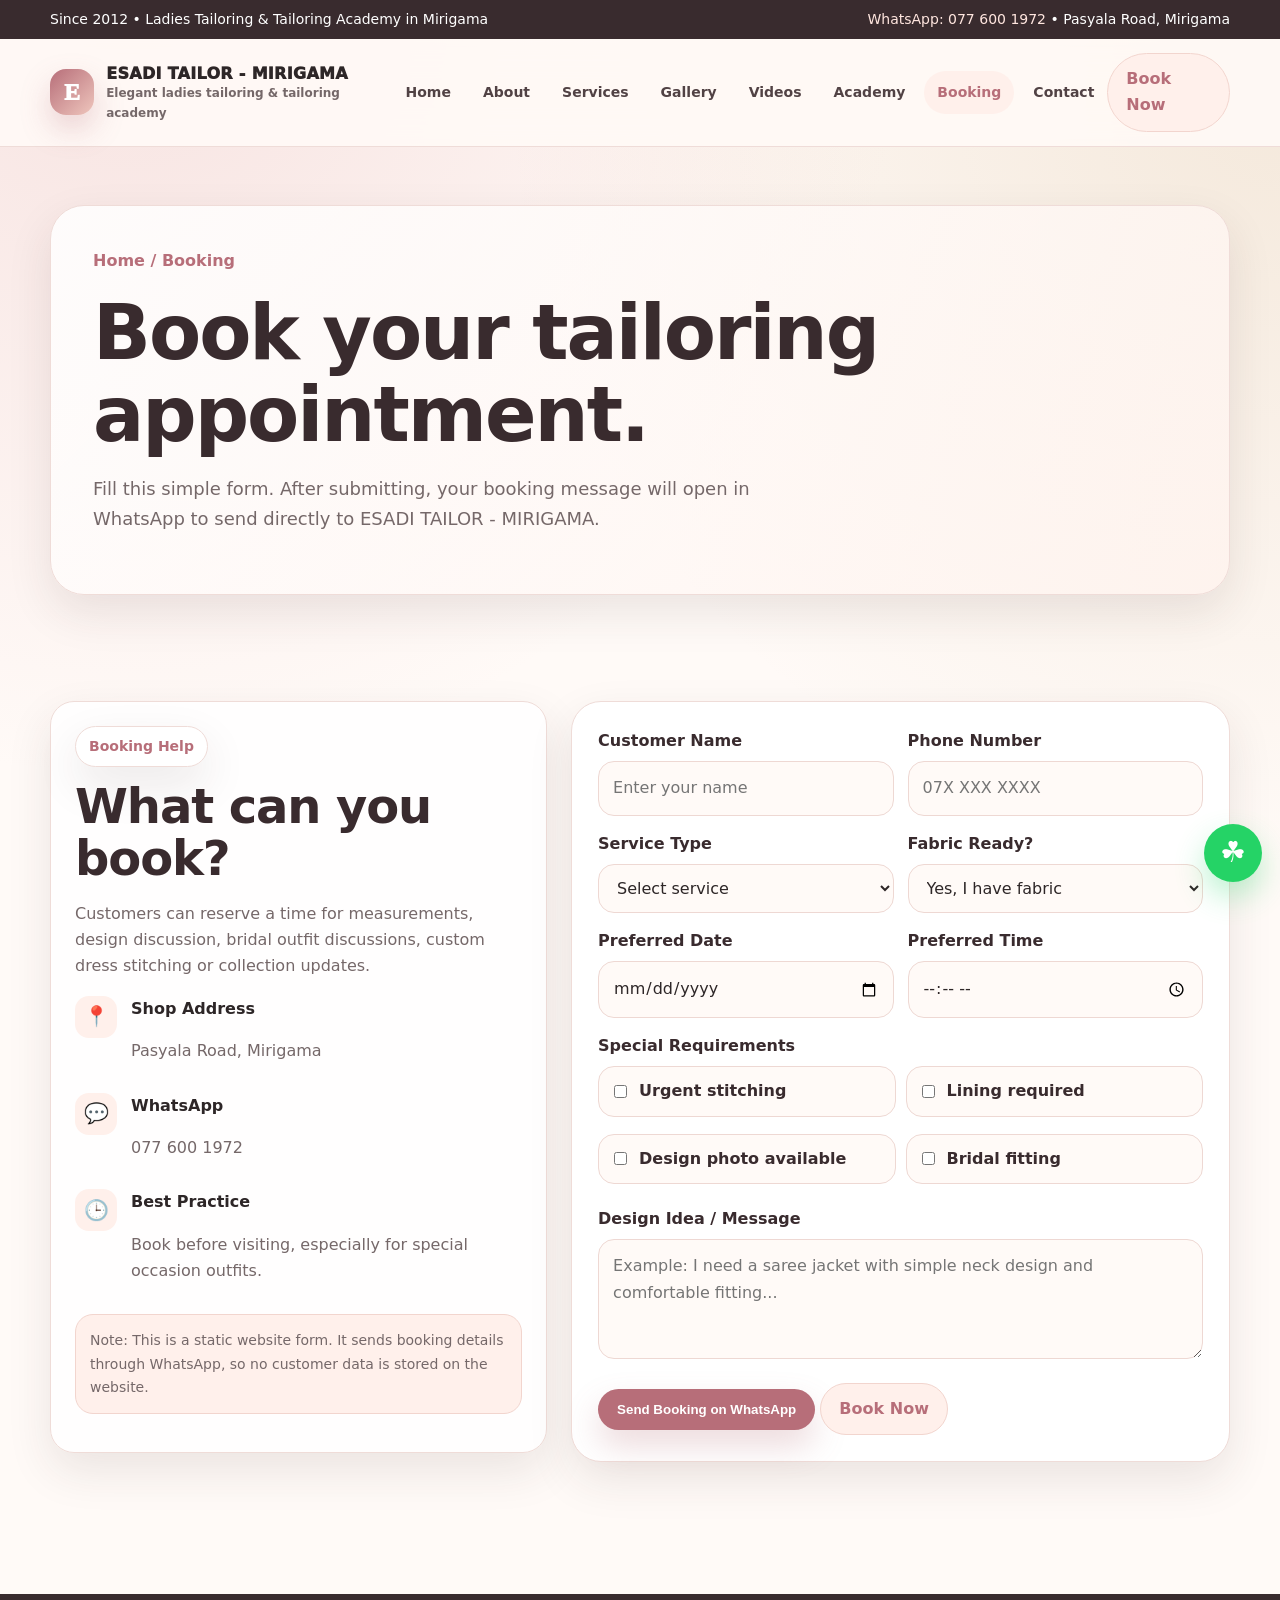
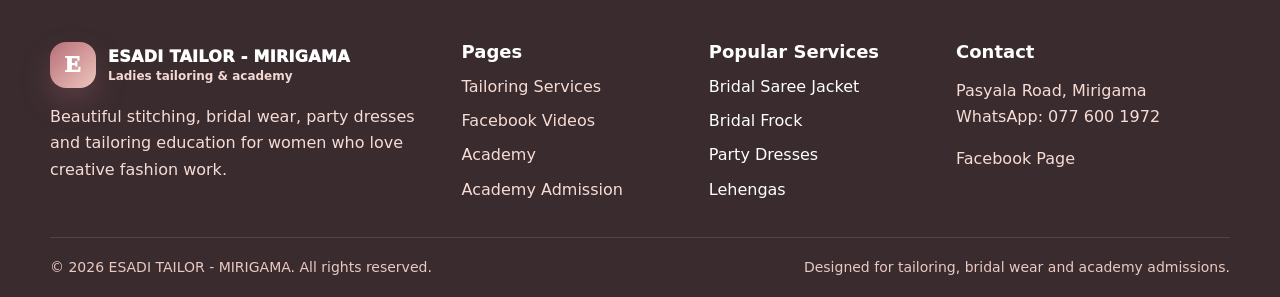
<file: booking.html>
<!doctype html>
<html lang="en">
<head>
  <meta charset="utf-8">
  <meta name="viewport" content="width=device-width, initial-scale=1">
  <title>Booking | ESADI TAILOR - MIRIGAMA</title>
  <meta name="description" content="Book a ladies tailoring appointment through WhatsApp.">
  <link rel="stylesheet" href="assets/css/style.css">
</head>
<body>

<div class="topbar">
  <div class="container">
    <span>Since 2012 • Ladies Tailoring & Tailoring Academy in Mirigama</span>
    <span><a data-whatsapp href="#">WhatsApp: 077 600 1972</a> • Pasyala Road, Mirigama</span>
  </div>
</div>
<header class="nav">
  <div class="container nav-inner">
    <a href="index.html" class="logo" aria-label="Esadi Tailor Home">
      <span class="logo-mark">E</span>
      <span>ESADI TAILOR - MIRIGAMA<small>Elegant ladies tailoring & tailoring academy</small></span>
    </a>
    <nav class="nav-links" aria-label="Main navigation">
      <a class="" href="index.html">Home</a>
      <a class="" href="about.html">About</a>
      <a class="" href="services.html">Services</a>
      <a class="" href="gallery.html">Gallery</a>
      <a class="" href="videos.html">Videos</a>
      <a class="" href="academy.html">Academy</a>
      <a class="active" href="booking.html">Booking</a>
      <a class="" href="contact.html">Contact</a>
    </nav>
    <div class="nav-actions">
      <a class="btn btn-soft" href="booking.html">Book Now</a>
      <button class="menu-btn" aria-label="Open menu">☰</button>
    </div>
  </div>
</header>

<main>
<section class="page-hero"><div class="container"><div class="box"><div class="breadcrumb">Home / Booking</div><h1>Book your tailoring appointment.</h1><p class="lead">Fill this simple form. After submitting, your booking message will open in WhatsApp to send directly to ESADI TAILOR - MIRIGAMA.</p></div></div></section>
<section class="section"><div class="container booking-wrap">
<aside class="card reveal"><span class="kicker">Booking Help</span><h2 style="margin-top:14px">What can you book?</h2><p>Customers can reserve a time for measurements, design discussion, bridal outfit discussions, custom dress stitching or collection updates.</p><div class="contact-list"><div class="contact-item"><span class="contact-icon">📍</span><div><b>Shop Address</b><p>Pasyala Road, Mirigama</p></div></div><div class="contact-item"><span class="contact-icon">💬</span><div><b>WhatsApp</b><p><a data-whatsapp href="#">077 600 1972</a></p></div></div><div class="contact-item"><span class="contact-icon">🕒</span><div><b>Best Practice</b><p>Book before visiting, especially for special occasion outfits.</p></div></div></div><p class="notice">Note: This is a static website form. It sends booking details through WhatsApp, so no customer data is stored on the website.</p></aside>
<form class="form reveal" id="bookingForm">
<div class="two-cols"><div class="field"><label for="name">Customer Name</label><input id="name" name="name" placeholder="Enter your name" required></div><div class="field"><label for="phone">Phone Number</label><input id="phone" name="phone" placeholder="07X XXX XXXX" required></div></div>
<div class="two-cols"><div class="field"><label for="service">Service Type</label><select id="service" name="service" required>
              <option value="">Select service</option>
              <option>Bridal Saree Jacket</option>
              <option>Bridal Frock</option>
              <option>Party Dresses</option>
              <option>Photo Shoot Dresses</option>
              <option>Bridal Wear</option>
              <option>Lehengas</option>
              <option>Other ladies tailoring</option>
            </select></div><div class="field"><label for="fabric">Fabric Ready?</label><select id="fabric" name="fabric"><option>Yes, I have fabric</option><option>No, need guidance</option><option>I will bring sample outfit</option><option>Not sure yet</option></select></div></div>
<div class="two-cols"><div class="field"><label for="date">Preferred Date</label><input id="date" name="date" type="date" required></div><div class="field"><label for="time">Preferred Time</label><input id="time" name="time" type="time" required></div></div>
<div class="field"><label>Special Requirements</label><div class="checks"><label class="check"><input type="checkbox" name="special[]" value="Urgent stitching"> Urgent stitching</label><label class="check"><input type="checkbox" name="special[]" value="Lining required"> Lining required</label><label class="check"><input type="checkbox" name="special[]" value="Design photo available"> Design photo available</label><label class="check"><input type="checkbox" name="special[]" value="Bridal fitting"> Bridal fitting</label></div></div>
<div class="field"><label for="message">Design Idea / Message</label><textarea id="message" name="message" placeholder="Example: I need a saree jacket with simple neck design and comfortable fitting..."></textarea></div>
<button class="btn btn-primary" type="submit">Send Booking on WhatsApp</button> <a class="btn btn-soft" href="booking.html">Book Now</a>
</form></div></section>
</main>
<a class="float-whatsapp" data-whatsapp href="#" aria-label="Chat on WhatsApp">☘</a>
<footer class="footer">
  <div class="container">
    <div class="footer-grid">
      <div>
        <div class="logo" style="margin-bottom:14px">
          <span class="logo-mark">E</span>
          <span>ESADI TAILOR - MIRIGAMA<small style="color:#f4d8d2">Ladies tailoring & academy</small></span>
        </div>
        <p>Beautiful stitching, bridal wear, party dresses and tailoring education for women who love creative fashion work.</p>
      </div>
      <div>
        <h3>Pages</h3>
        <ul>
          <li><a href="services.html">Tailoring Services</a></li>
          <li><a href="videos.html">Facebook Videos</a></li>
          <li><a href="academy.html">Academy</a></li>
          <li><a href="academy-admissions.html">Academy Admission</a></li>
        </ul>
      </div>
      <div>
        <h3>Popular Services</h3>
        <ul>
          <li>Bridal Saree Jacket</li>
          <li>Bridal Frock</li>
          <li>Party Dresses</li>
          <li>Lehengas</li>
        </ul>
      </div>
      <div>
        <h3>Contact</h3>
        <p>Pasyala Road, Mirigama<br>WhatsApp: <a data-whatsapp href="#">077 600 1972</a></p>
        <p><a data-facebook href="#" target="_blank">Facebook Page</a></p>
      </div>
    </div>
    <div class="copyright">
      <span>© <span data-year></span> ESADI TAILOR - MIRIGAMA. All rights reserved.</span>
      <span>Designed for tailoring, bridal wear and academy admissions.</span>
    </div>
  </div>
</footer>
<script src="assets/js/main.js"></script>
</body></html>
</file>
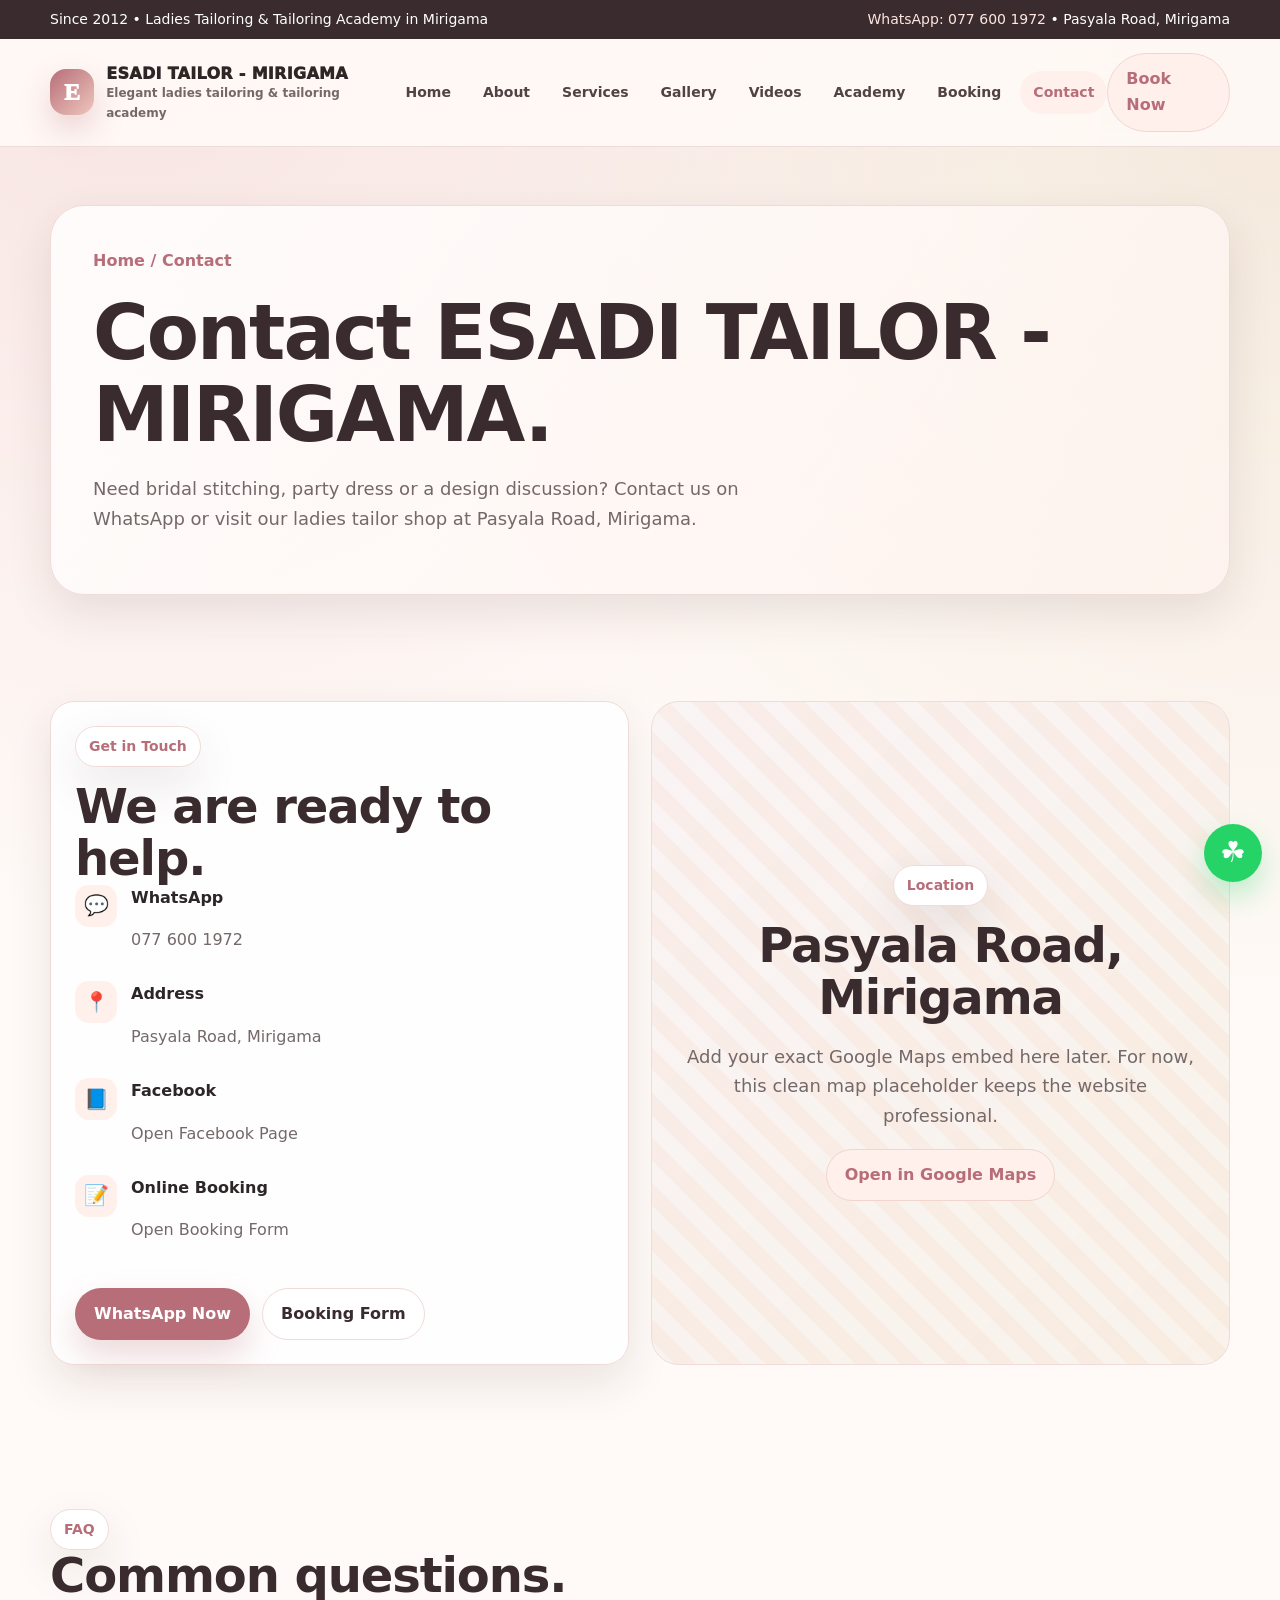
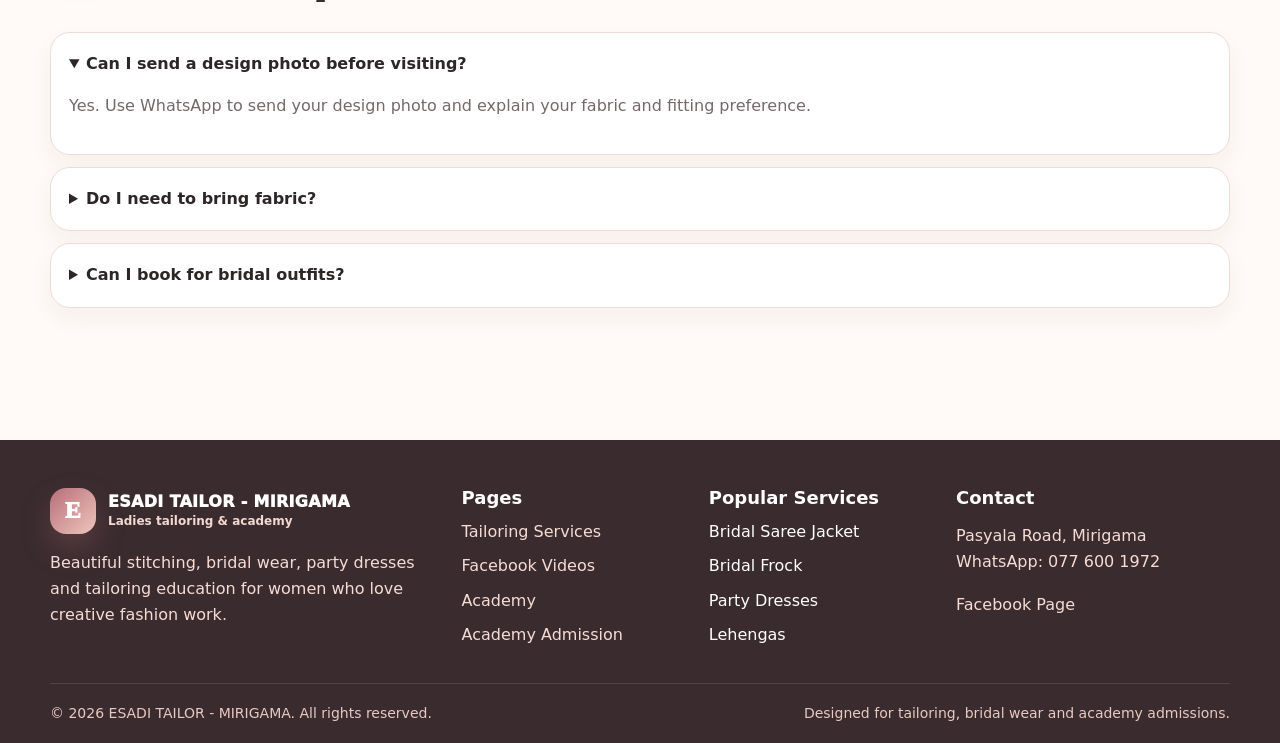
<file: contact.html>
<!doctype html>
<html lang="en">
<head>
  <meta charset="utf-8">
  <meta name="viewport" content="width=device-width, initial-scale=1">
  <title>Contact | ESADI TAILOR - MIRIGAMA</title>
  <meta name="description" content="Contact Esadi Tailor Mirigama by WhatsApp or visit Pasyala Road.">
  <link rel="stylesheet" href="assets/css/style.css">
</head>
<body>

<div class="topbar">
  <div class="container">
    <span>Since 2012 • Ladies Tailoring & Tailoring Academy in Mirigama</span>
    <span><a data-whatsapp href="#">WhatsApp: 077 600 1972</a> • Pasyala Road, Mirigama</span>
  </div>
</div>
<header class="nav">
  <div class="container nav-inner">
    <a href="index.html" class="logo" aria-label="Esadi Tailor Home">
      <span class="logo-mark">E</span>
      <span>ESADI TAILOR - MIRIGAMA<small>Elegant ladies tailoring & tailoring academy</small></span>
    </a>
    <nav class="nav-links" aria-label="Main navigation">
      <a class="" href="index.html">Home</a>
      <a class="" href="about.html">About</a>
      <a class="" href="services.html">Services</a>
      <a class="" href="gallery.html">Gallery</a>
      <a class="" href="videos.html">Videos</a>
      <a class="" href="academy.html">Academy</a>
      <a class="" href="booking.html">Booking</a>
      <a class="active" href="contact.html">Contact</a>
    </nav>
    <div class="nav-actions">
      <a class="btn btn-soft" href="booking.html">Book Now</a>
      <button class="menu-btn" aria-label="Open menu">☰</button>
    </div>
  </div>
</header>

<main>
<section class="page-hero"><div class="container"><div class="box"><div class="breadcrumb">Home / Contact</div><h1>Contact ESADI TAILOR - MIRIGAMA.</h1><p class="lead">Need bridal stitching, party dress or a design discussion? Contact us on WhatsApp or visit our ladies tailor shop at Pasyala Road, Mirigama.</p></div></div></section>
<section class="section"><div class="container grid-2"><div class="card reveal"><span class="kicker">Get in Touch</span><h2 style="margin-top:14px">We are ready to help.</h2><div class="contact-list"><div class="contact-item"><span class="contact-icon">💬</span><div><b>WhatsApp</b><p><a data-whatsapp href="#" data-message="Hello ESADI TAILOR - MIRIGAMA, I want to contact you.">077 600 1972</a></p></div></div><div class="contact-item"><span class="contact-icon">📍</span><div><b>Address</b><p>Pasyala Road, Mirigama</p></div></div><div class="contact-item"><span class="contact-icon">📘</span><div><b>Facebook</b><p><a data-facebook href="#" target="_blank">Open Facebook Page</a></p></div></div><div class="contact-item"><span class="contact-icon">📝</span><div><b>Online Booking</b><p><a href="booking.html">Open Booking Form</a></p></div></div></div><div class="hero-actions"><a class="btn btn-primary" data-whatsapp href="#" data-message="Hello ESADI TAILOR - MIRIGAMA, I want to make an appointment.">WhatsApp Now</a><a class="btn btn-outline" href="booking.html">Booking Form</a></div></div><div class="map-box reveal"><div><span class="kicker">Location</span><h2 style="margin-top:14px">Pasyala Road, Mirigama</h2><p class="lead">Add your exact Google Maps embed here later. For now, this clean map placeholder keeps the website professional.</p><a class="btn btn-soft" href="https://www.google.com/maps/search/Pasyala+Road+Mirigama" target="_blank">Open in Google Maps</a></div></div></div></section>
<section class="section"><div class="container"><div class="section-head"><div><span class="kicker">FAQ</span><h2>Common questions.</h2></div></div><div class="faq"><details open><summary>Can I send a design photo before visiting?</summary><p>Yes. Use WhatsApp to send your design photo and explain your fabric and fitting preference.</p></details><details><summary>Do I need to bring fabric?</summary><p>If you already have fabric, bring it with lining or accessories. If not, you can ask for guidance.</p></details><details><summary>Can I book for bridal outfits?</summary><p>Yes. You can book for size changes, sleeve changes, length adjustments, repairs and restyling.</p></details></div></div></section>
</main>
<a class="float-whatsapp" data-whatsapp href="#" aria-label="Chat on WhatsApp">☘</a>
<footer class="footer">
  <div class="container">
    <div class="footer-grid">
      <div>
        <div class="logo" style="margin-bottom:14px">
          <span class="logo-mark">E</span>
          <span>ESADI TAILOR - MIRIGAMA<small style="color:#f4d8d2">Ladies tailoring & academy</small></span>
        </div>
        <p>Beautiful stitching, bridal wear, party dresses and tailoring education for women who love creative fashion work.</p>
      </div>
      <div>
        <h3>Pages</h3>
        <ul>
          <li><a href="services.html">Tailoring Services</a></li>
          <li><a href="videos.html">Facebook Videos</a></li>
          <li><a href="academy.html">Academy</a></li>
          <li><a href="academy-admissions.html">Academy Admission</a></li>
        </ul>
      </div>
      <div>
        <h3>Popular Services</h3>
        <ul>
          <li>Bridal Saree Jacket</li>
          <li>Bridal Frock</li>
          <li>Party Dresses</li>
          <li>Lehengas</li>
        </ul>
      </div>
      <div>
        <h3>Contact</h3>
        <p>Pasyala Road, Mirigama<br>WhatsApp: <a data-whatsapp href="#">077 600 1972</a></p>
        <p><a data-facebook href="#" target="_blank">Facebook Page</a></p>
      </div>
    </div>
    <div class="copyright">
      <span>© <span data-year></span> ESADI TAILOR - MIRIGAMA. All rights reserved.</span>
      <span>Designed for tailoring, bridal wear and academy admissions.</span>
    </div>
  </div>
</footer>
<script src="assets/js/main.js"></script>
</body></html>
</file>
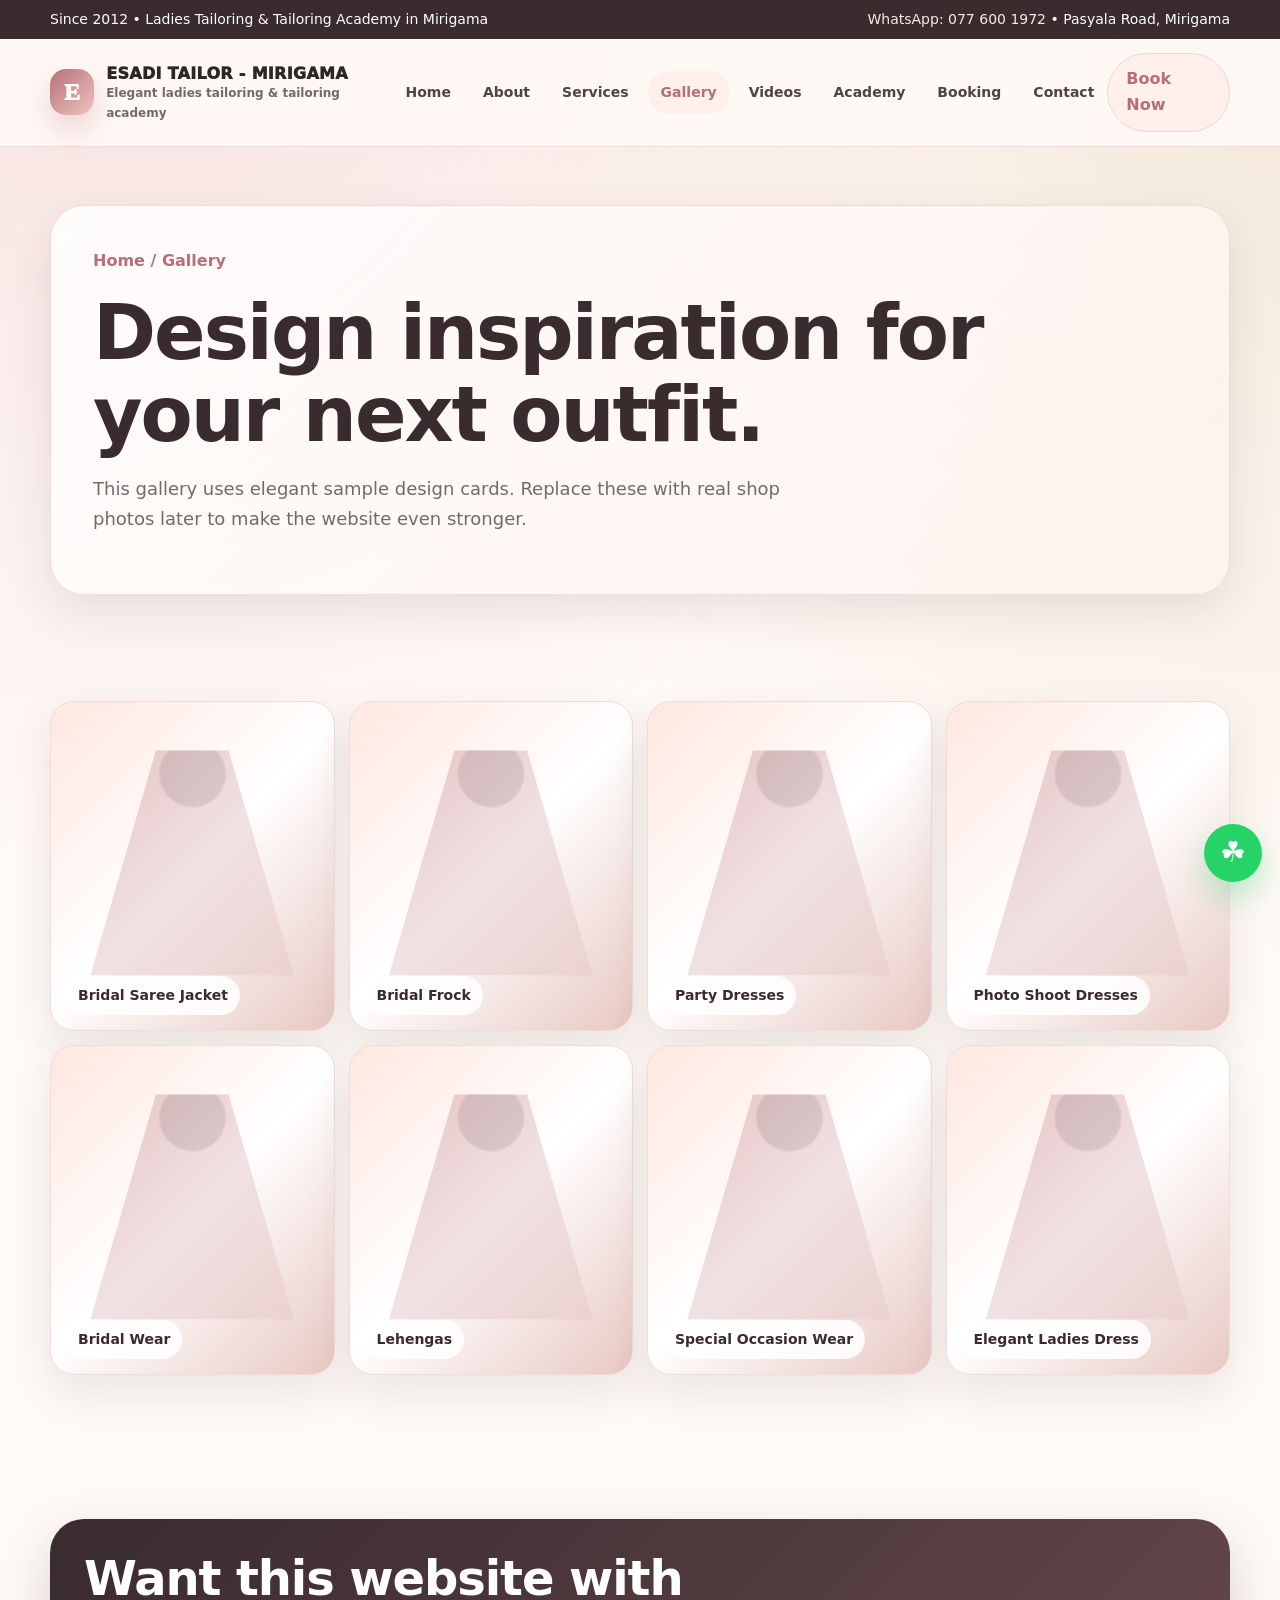
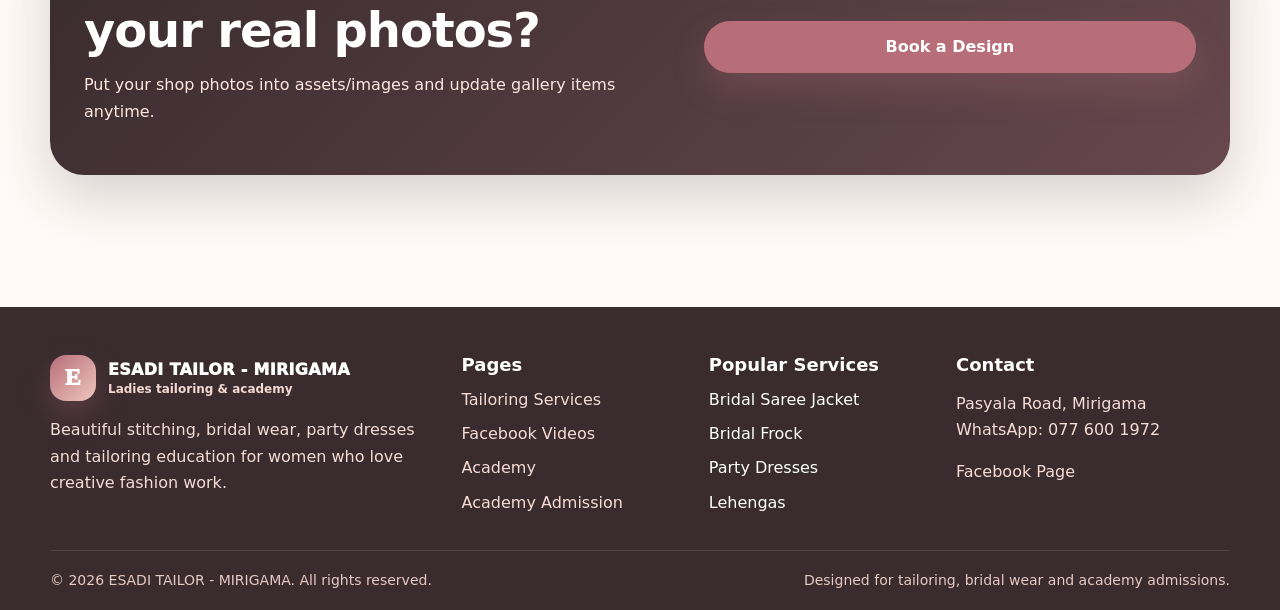
<file: gallery.html>
<!doctype html>
<html lang="en">
<head>
  <meta charset="utf-8">
  <meta name="viewport" content="width=device-width, initial-scale=1">
  <title>Gallery | ESADI TAILOR - MIRIGAMA</title>
  <meta name="description" content="Gallery for ladies tailoring designs and styles.">
  <link rel="stylesheet" href="assets/css/style.css">
</head>
<body>

<div class="topbar">
  <div class="container">
    <span>Since 2012 • Ladies Tailoring & Tailoring Academy in Mirigama</span>
    <span><a data-whatsapp href="#">WhatsApp: 077 600 1972</a> • Pasyala Road, Mirigama</span>
  </div>
</div>
<header class="nav">
  <div class="container nav-inner">
    <a href="index.html" class="logo" aria-label="Esadi Tailor Home">
      <span class="logo-mark">E</span>
      <span>ESADI TAILOR - MIRIGAMA<small>Elegant ladies tailoring & tailoring academy</small></span>
    </a>
    <nav class="nav-links" aria-label="Main navigation">
      <a class="" href="index.html">Home</a>
      <a class="" href="about.html">About</a>
      <a class="" href="services.html">Services</a>
      <a class="active" href="gallery.html">Gallery</a>
      <a class="" href="videos.html">Videos</a>
      <a class="" href="academy.html">Academy</a>
      <a class="" href="booking.html">Booking</a>
      <a class="" href="contact.html">Contact</a>
    </nav>
    <div class="nav-actions">
      <a class="btn btn-soft" href="booking.html">Book Now</a>
      <button class="menu-btn" aria-label="Open menu">☰</button>
    </div>
  </div>
</header>

<main>
<section class="page-hero"><div class="container"><div class="box"><div class="breadcrumb">Home / Gallery</div><h1>Design inspiration for your next outfit.</h1><p class="lead">This gallery uses elegant sample design cards. Replace these with real shop photos later to make the website even stronger.</p></div></div></section>
<section class="section"><div class="container"><div class="gallery-grid">
        <div class="gallery-item tall reveal"><span>Bridal Saree Jacket</span></div>
        <div class="gallery-item reveal"><span>Bridal Frock</span></div>
        <div class="gallery-item tall reveal"><span>Party Dresses</span></div>
        <div class="gallery-item reveal"><span>Photo Shoot Dresses</span></div>
        <div class="gallery-item reveal"><span>Bridal Wear</span></div>
        <div class="gallery-item tall reveal"><span>Lehengas</span></div>
        <div class="gallery-item reveal"><span>Special Occasion Wear</span></div>
        <div class="gallery-item tall reveal"><span>Elegant Ladies Dress</span></div>
      </div>
    </div>
  </section>
<section class="section"><div class="container banner reveal"><div><h2>Want this website with your real photos?</h2><p>Put your shop photos into assets/images and update gallery items anytime.</p></div><a class="btn btn-primary" href="booking.html">Book a Design</a></div></section>
</main>
<a class="float-whatsapp" data-whatsapp href="#" aria-label="Chat on WhatsApp">☘</a>
<footer class="footer">
  <div class="container">
    <div class="footer-grid">
      <div>
        <div class="logo" style="margin-bottom:14px">
          <span class="logo-mark">E</span>
          <span>ESADI TAILOR - MIRIGAMA<small style="color:#f4d8d2">Ladies tailoring & academy</small></span>
        </div>
        <p>Beautiful stitching, bridal wear, party dresses and tailoring education for women who love creative fashion work.</p>
      </div>
      <div>
        <h3>Pages</h3>
        <ul>
          <li><a href="services.html">Tailoring Services</a></li>
          <li><a href="videos.html">Facebook Videos</a></li>
          <li><a href="academy.html">Academy</a></li>
          <li><a href="academy-admissions.html">Academy Admission</a></li>
        </ul>
      </div>
      <div>
        <h3>Popular Services</h3>
        <ul>
          <li>Bridal Saree Jacket</li>
          <li>Bridal Frock</li>
          <li>Party Dresses</li>
          <li>Lehengas</li>
        </ul>
      </div>
      <div>
        <h3>Contact</h3>
        <p>Pasyala Road, Mirigama<br>WhatsApp: <a data-whatsapp href="#">077 600 1972</a></p>
        <p><a data-facebook href="#" target="_blank">Facebook Page</a></p>
      </div>
    </div>
    <div class="copyright">
      <span>© <span data-year></span> ESADI TAILOR - MIRIGAMA. All rights reserved.</span>
      <span>Designed for tailoring, bridal wear and academy admissions.</span>
    </div>
  </div>
</footer>
<script src="assets/js/main.js"></script>
</body></html>
</file>
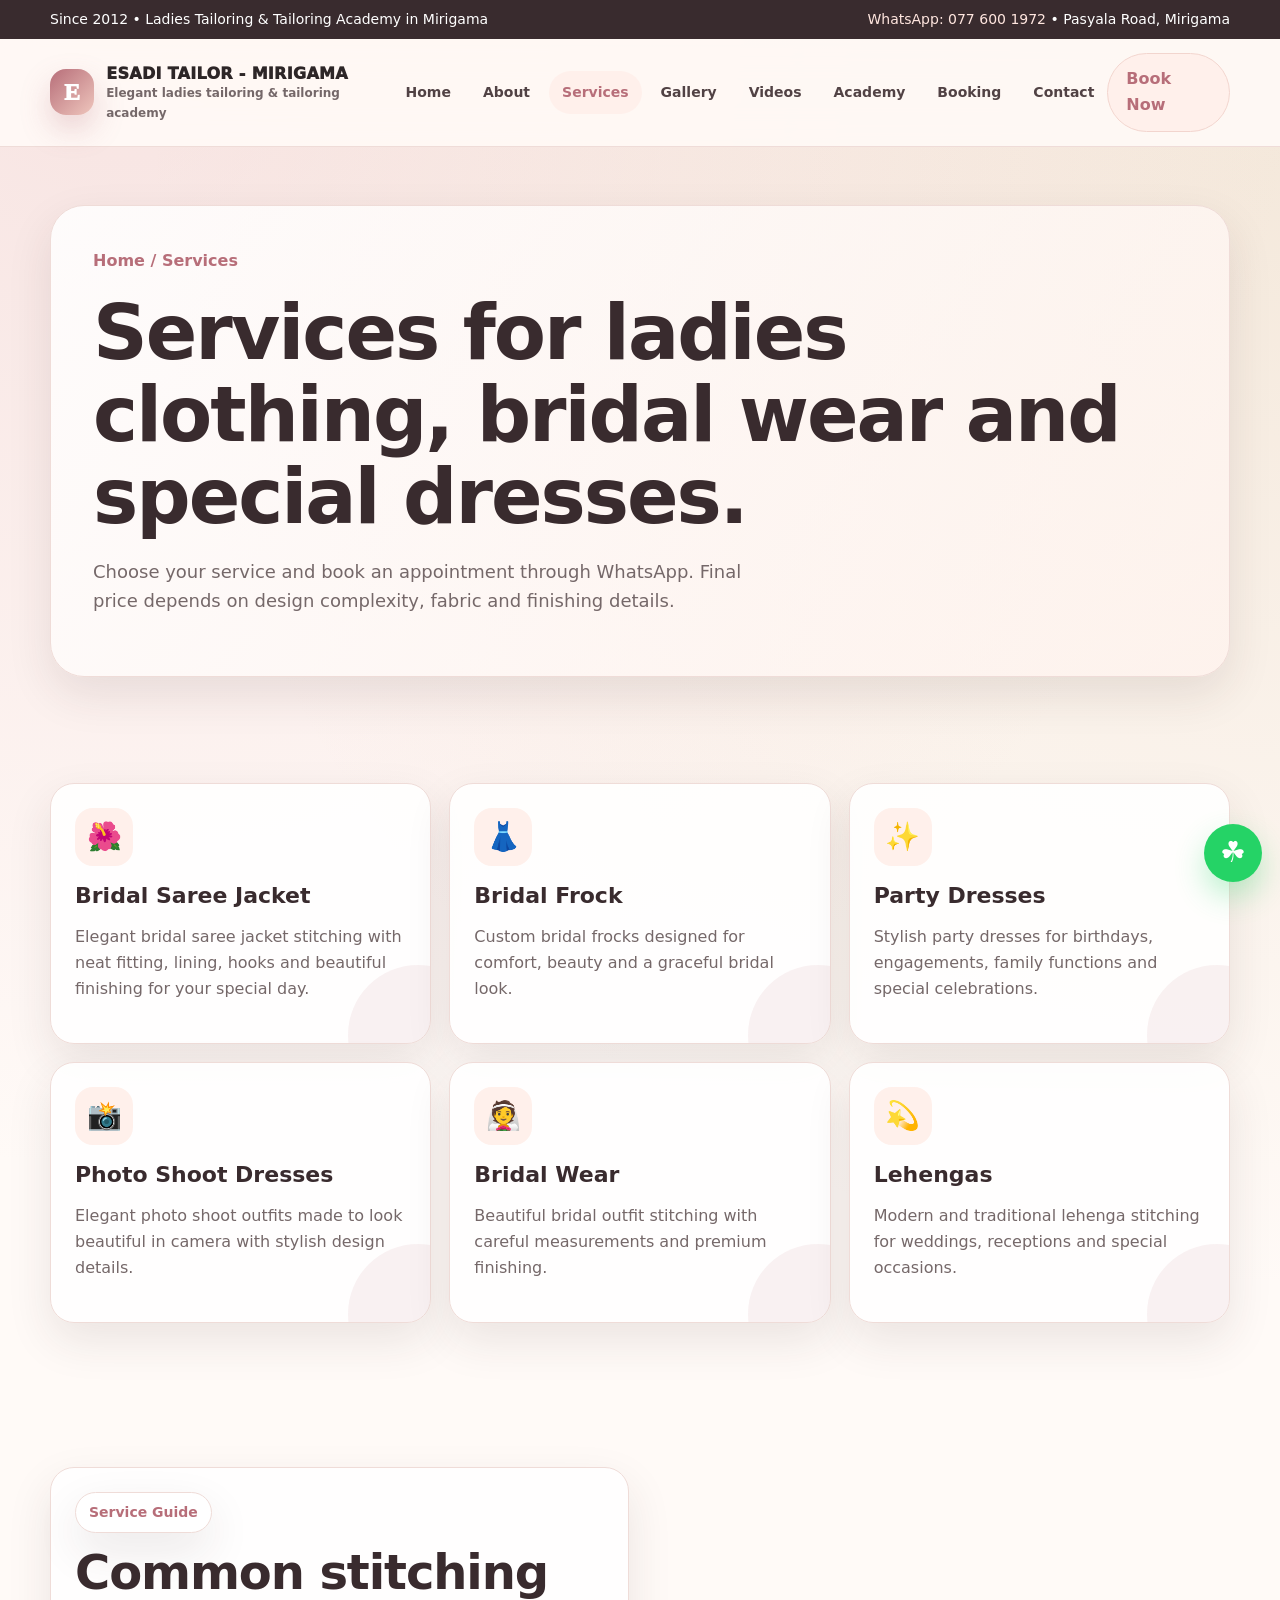
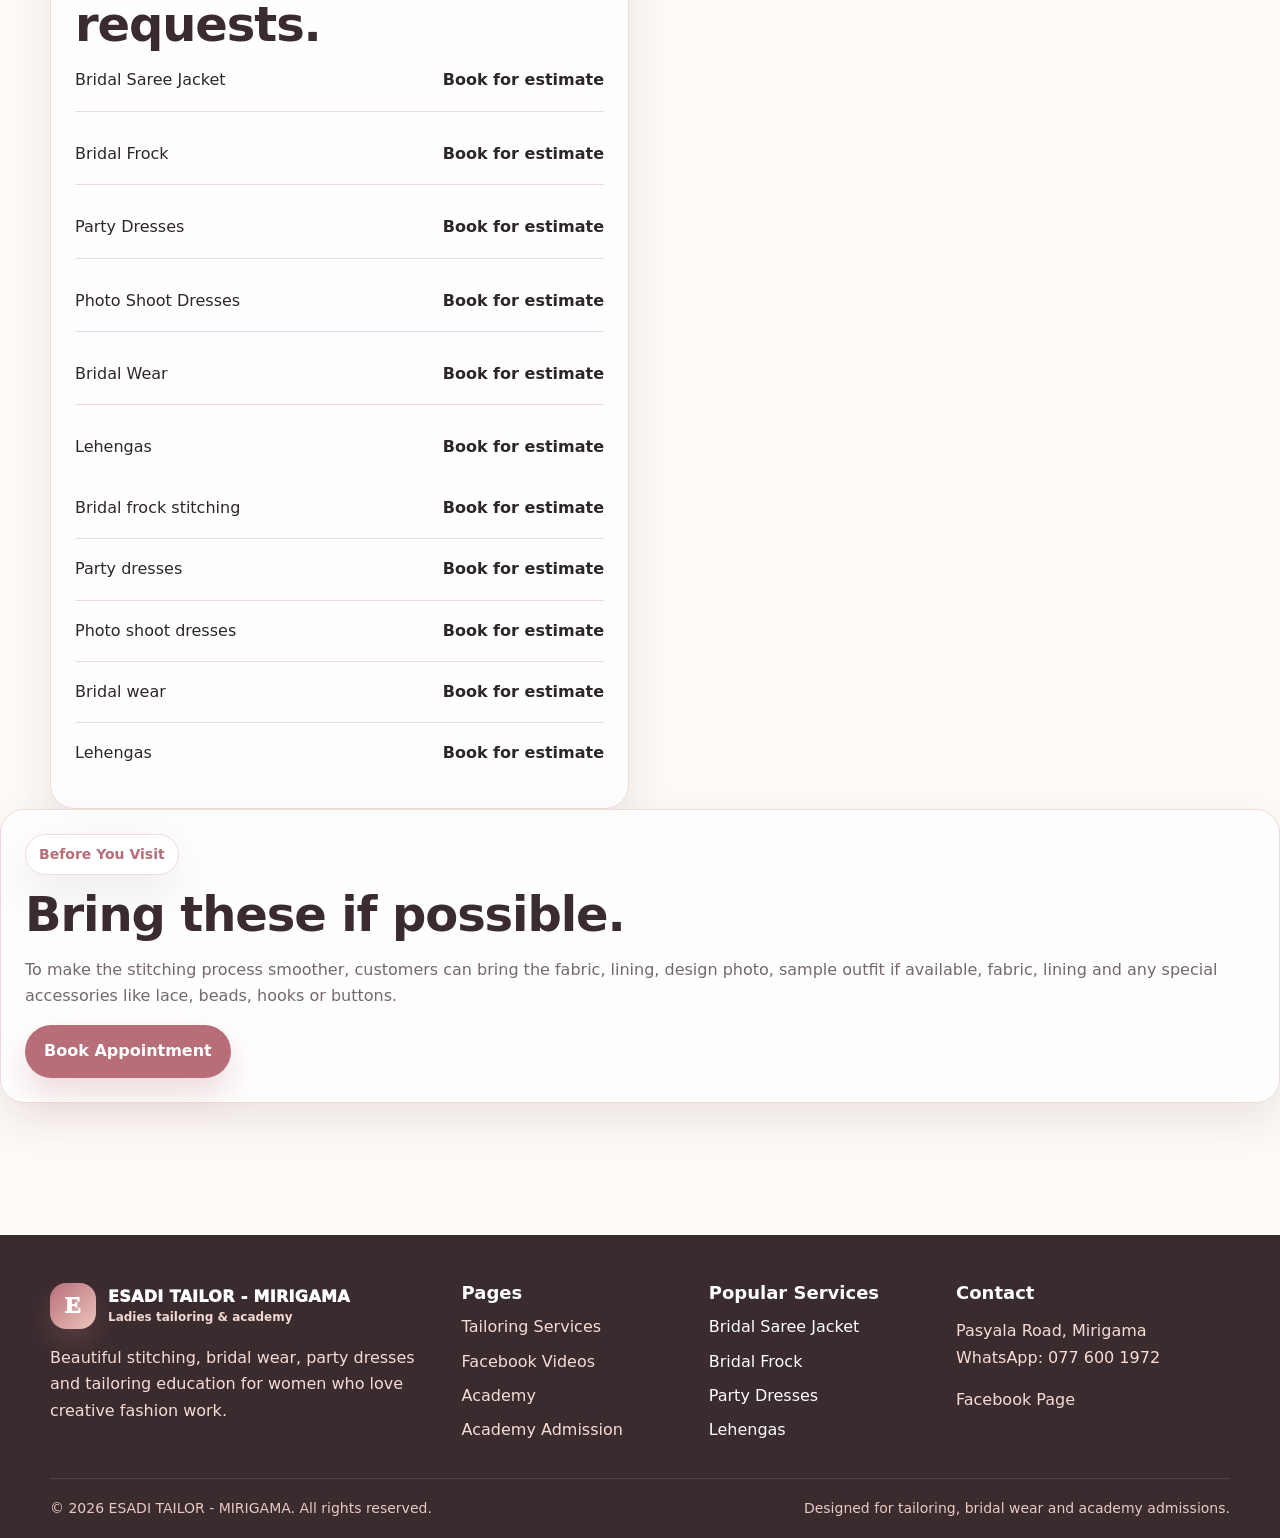
<file: services.html>
<!doctype html>
<html lang="en">
<head>
  <meta charset="utf-8">
  <meta name="viewport" content="width=device-width, initial-scale=1">
  <title>Services | ESADI TAILOR - MIRIGAMA</title>
  <meta name="description" content="Ladies tailoring services and stitching options in Mirigama.">
  <link rel="stylesheet" href="assets/css/style.css">
</head>
<body>

<div class="topbar">
  <div class="container">
    <span>Since 2012 • Ladies Tailoring & Tailoring Academy in Mirigama</span>
    <span><a data-whatsapp href="#">WhatsApp: 077 600 1972</a> • Pasyala Road, Mirigama</span>
  </div>
</div>
<header class="nav">
  <div class="container nav-inner">
    <a href="index.html" class="logo" aria-label="Esadi Tailor Home">
      <span class="logo-mark">E</span>
      <span>ESADI TAILOR - MIRIGAMA<small>Elegant ladies tailoring & tailoring academy</small></span>
    </a>
    <nav class="nav-links" aria-label="Main navigation">
      <a class="" href="index.html">Home</a>
      <a class="" href="about.html">About</a>
      <a class="active" href="services.html">Services</a>
      <a class="" href="gallery.html">Gallery</a>
      <a class="" href="videos.html">Videos</a>
      <a class="" href="academy.html">Academy</a>
      <a class="" href="booking.html">Booking</a>
      <a class="" href="contact.html">Contact</a>
    </nav>
    <div class="nav-actions">
      <a class="btn btn-soft" href="booking.html">Book Now</a>
      <button class="menu-btn" aria-label="Open menu">☰</button>
    </div>
  </div>
</header>

<main>
<section class="page-hero"><div class="container"><div class="box"><div class="breadcrumb">Home / Services</div><h1>Services for ladies clothing, bridal wear and special dresses.</h1><p class="lead">Choose your service and book an appointment through WhatsApp. Final price depends on design complexity, fabric and finishing details.</p></div></div></section>
<section class="section">
    <div class="container">
      <div class="grid-3">
        <article class="card service-card reveal"><div class="icon">🌺</div><h3>Bridal Saree Jacket</h3><p>Elegant bridal saree jacket stitching with neat fitting, lining, hooks and beautiful finishing for your special day.</p></article>
        <article class="card service-card reveal"><div class="icon">👗</div><h3>Bridal Frock</h3><p>Custom bridal frocks designed for comfort, beauty and a graceful bridal look.</p></article>
        <article class="card service-card reveal"><div class="icon">✨</div><h3>Party Dresses</h3><p>Stylish party dresses for birthdays, engagements, family functions and special celebrations.</p></article>
        <article class="card service-card reveal"><div class="icon">📸</div><h3>Photo Shoot Dresses</h3><p>Elegant photo shoot outfits made to look beautiful in camera with stylish design details.</p></article>
        <article class="card service-card reveal"><div class="icon">👰</div><h3>Bridal Wear</h3><p>Beautiful bridal outfit stitching with careful measurements and premium finishing.</p></article>
        <article class="card service-card reveal"><div class="icon">💫</div><h3>Lehengas</h3><p>Modern and traditional lehenga stitching for weddings, receptions and special occasions.</p></article>
      </div>
    </div>
  </section>
<section class="section"><div class="container grid-2"><div class="card reveal"><span class="kicker">Service Guide</span><h2 style="margin-top:14px">Common stitching requests.</h2><div class="table-like">
          <div class="price-row"><span>Bridal Saree Jacket</span><b>Book for estimate</b></div>
          <div class="price-row"><span>Bridal Frock</span><b>Book for estimate</b></div>
          <div class="price-row"><span>Party Dresses</span><b>Book for estimate</b></div>
          <div class="price-row"><span>Photo Shoot Dresses</span><b>Book for estimate</b></div>
          <div class="price-row"><span>Bridal Wear</span><b>Book for estimate</b></div>
          <div class="price-row"><span>Lehengas</span><b>Book for estimate</b></div>
        </div>
          <div class="price-row"><span>Bridal frock stitching</span><b>Book for estimate</b></div>
          <div class="price-row"><span>Party dresses</span><b>Book for estimate</b></div>
          <div class="price-row"><span>Photo shoot dresses</span><b>Book for estimate</b></div>
          <div class="price-row"><span>Bridal wear</span><b>Book for estimate</b></div>
          <div class="price-row"><span>Lehengas</span><b>Book for estimate</b></div>
        </div>
      </div>
      <div class="card reveal">
        <span class="kicker">Before You Visit</span><h2 style="margin-top:14px">Bring these if possible.</h2><p>To make the stitching process smoother, customers can bring the fabric, lining, design photo, sample outfit if available, fabric, lining and any special accessories like lace, beads, hooks or buttons.</p><a class="btn btn-primary" href="booking.html">Book Appointment</a></div></div></section>
</main>
<a class="float-whatsapp" data-whatsapp href="#" aria-label="Chat on WhatsApp">☘</a>
<footer class="footer">
  <div class="container">
    <div class="footer-grid">
      <div>
        <div class="logo" style="margin-bottom:14px">
          <span class="logo-mark">E</span>
          <span>ESADI TAILOR - MIRIGAMA<small style="color:#f4d8d2">Ladies tailoring & academy</small></span>
        </div>
        <p>Beautiful stitching, bridal wear, party dresses and tailoring education for women who love creative fashion work.</p>
      </div>
      <div>
        <h3>Pages</h3>
        <ul>
          <li><a href="services.html">Tailoring Services</a></li>
          <li><a href="videos.html">Facebook Videos</a></li>
          <li><a href="academy.html">Academy</a></li>
          <li><a href="academy-admissions.html">Academy Admission</a></li>
        </ul>
      </div>
      <div>
        <h3>Popular Services</h3>
        <ul>
          <li>Bridal Saree Jacket</li>
          <li>Bridal Frock</li>
          <li>Party Dresses</li>
          <li>Lehengas</li>
        </ul>
      </div>
      <div>
        <h3>Contact</h3>
        <p>Pasyala Road, Mirigama<br>WhatsApp: <a data-whatsapp href="#">077 600 1972</a></p>
        <p><a data-facebook href="#" target="_blank">Facebook Page</a></p>
      </div>
    </div>
    <div class="copyright">
      <span>© <span data-year></span> ESADI TAILOR - MIRIGAMA. All rights reserved.</span>
      <span>Designed for tailoring, bridal wear and academy admissions.</span>
    </div>
  </div>
</footer>
<script src="assets/js/main.js"></script>
</body></html>
</file>
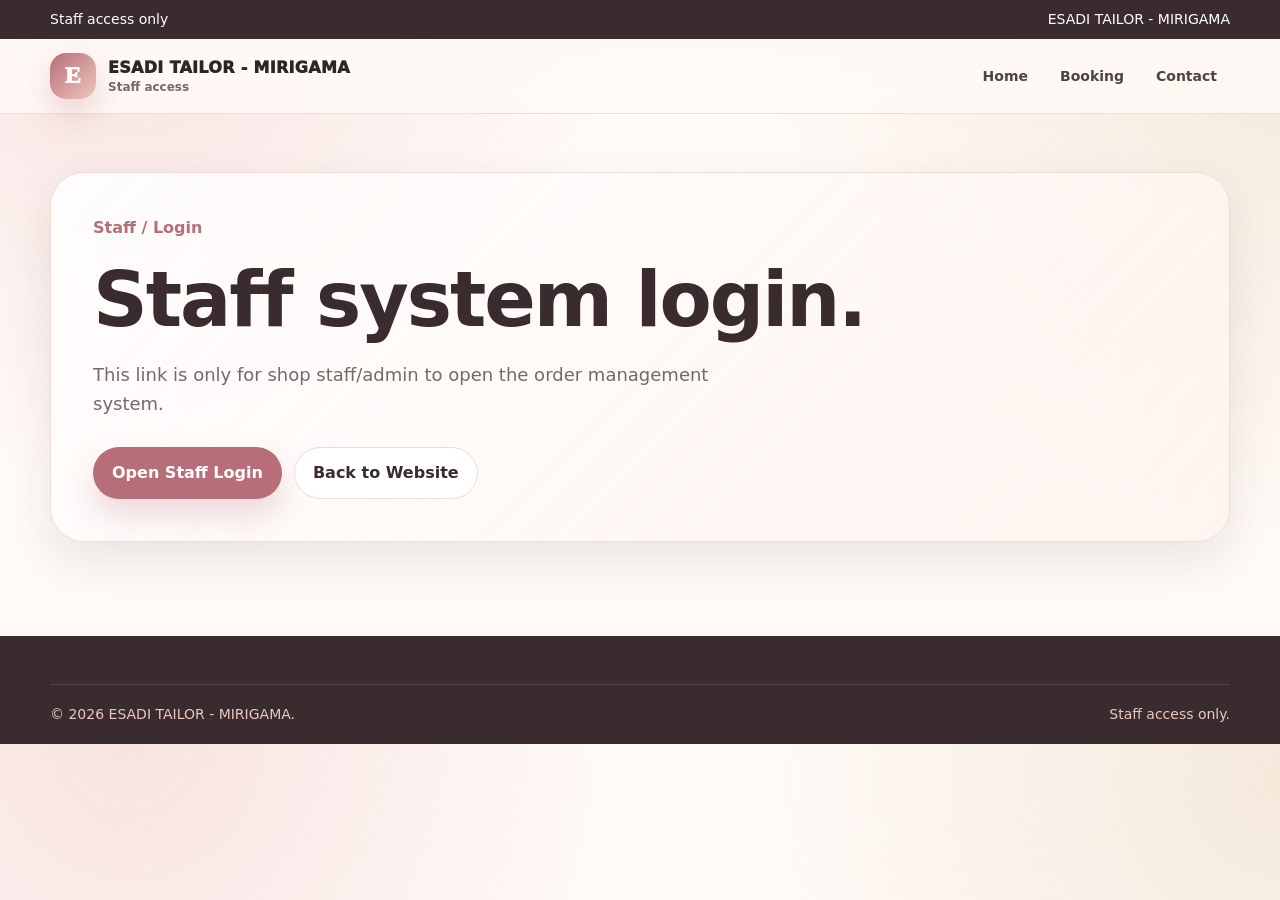
<file: staff-login.html>
<!doctype html>
<html lang="en">
<head>
  <meta charset="utf-8">
  <meta name="viewport" content="width=device-width, initial-scale=1">
  <title>Staff Login | ESADI TAILOR - MIRIGAMA</title>
  <meta name="description" content="Staff login link for ESADI TAILOR - MIRIGAMA.">
  <link rel="stylesheet" href="assets/css/style.css">
</head>
<body>
<div class="topbar">
  <div class="container">
    <span>Staff access only</span>
    <span>ESADI TAILOR - MIRIGAMA</span>
  </div>
</div>
<header class="nav">
  <div class="container nav-inner">
    <a href="index.html" class="logo"><span class="logo-mark">E</span><span>ESADI TAILOR - MIRIGAMA<small>Staff access</small></span></a>
    <nav class="nav-links"><a href="index.html">Home</a><a href="booking.html">Booking</a><a href="contact.html">Contact</a></nav>
  </div>
</header>
<main>
  <section class="page-hero">
    <div class="container">
      <div class="box">
        <div class="breadcrumb">Staff / Login</div>
        <h1>Staff system login.</h1>
        <p class="lead">This link is only for shop staff/admin to open the order management system.</p>
        <div class="hero-actions">
          <a class="btn btn-primary" href="https://Aruna1991.pythonanywhere.com/login" target="_blank" rel="noopener">Open Staff Login</a>
          <a class="btn btn-outline" href="index.html">Back to Website</a>
        </div>
      </div>
    </div>
  </section>
</main>
<footer class="footer">
  <div class="container">
    <div class="copyright">
      <span>© <span data-year></span> ESADI TAILOR - MIRIGAMA.</span>
      <span>Staff access only.</span>
    </div>
  </div>
</footer>
<script src="assets/js/main.js"></script>
</body>
</html>
</file>
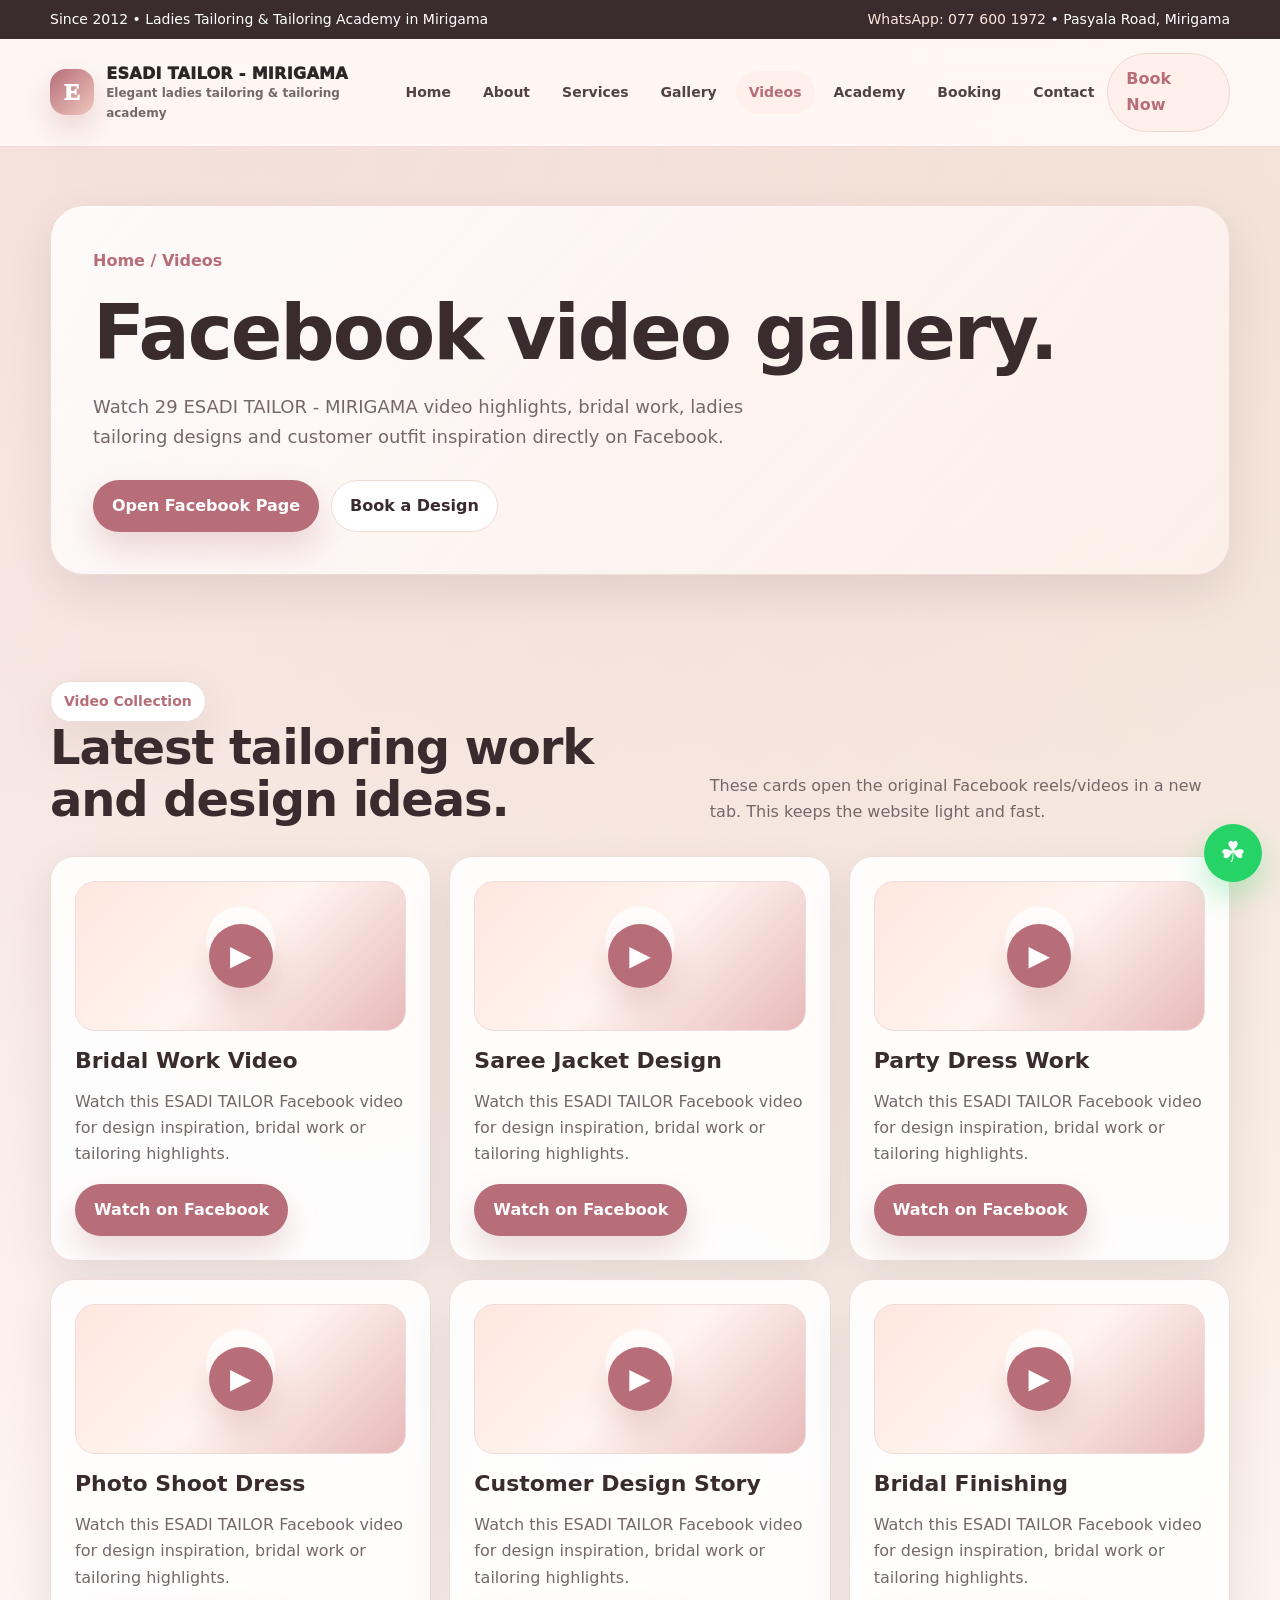
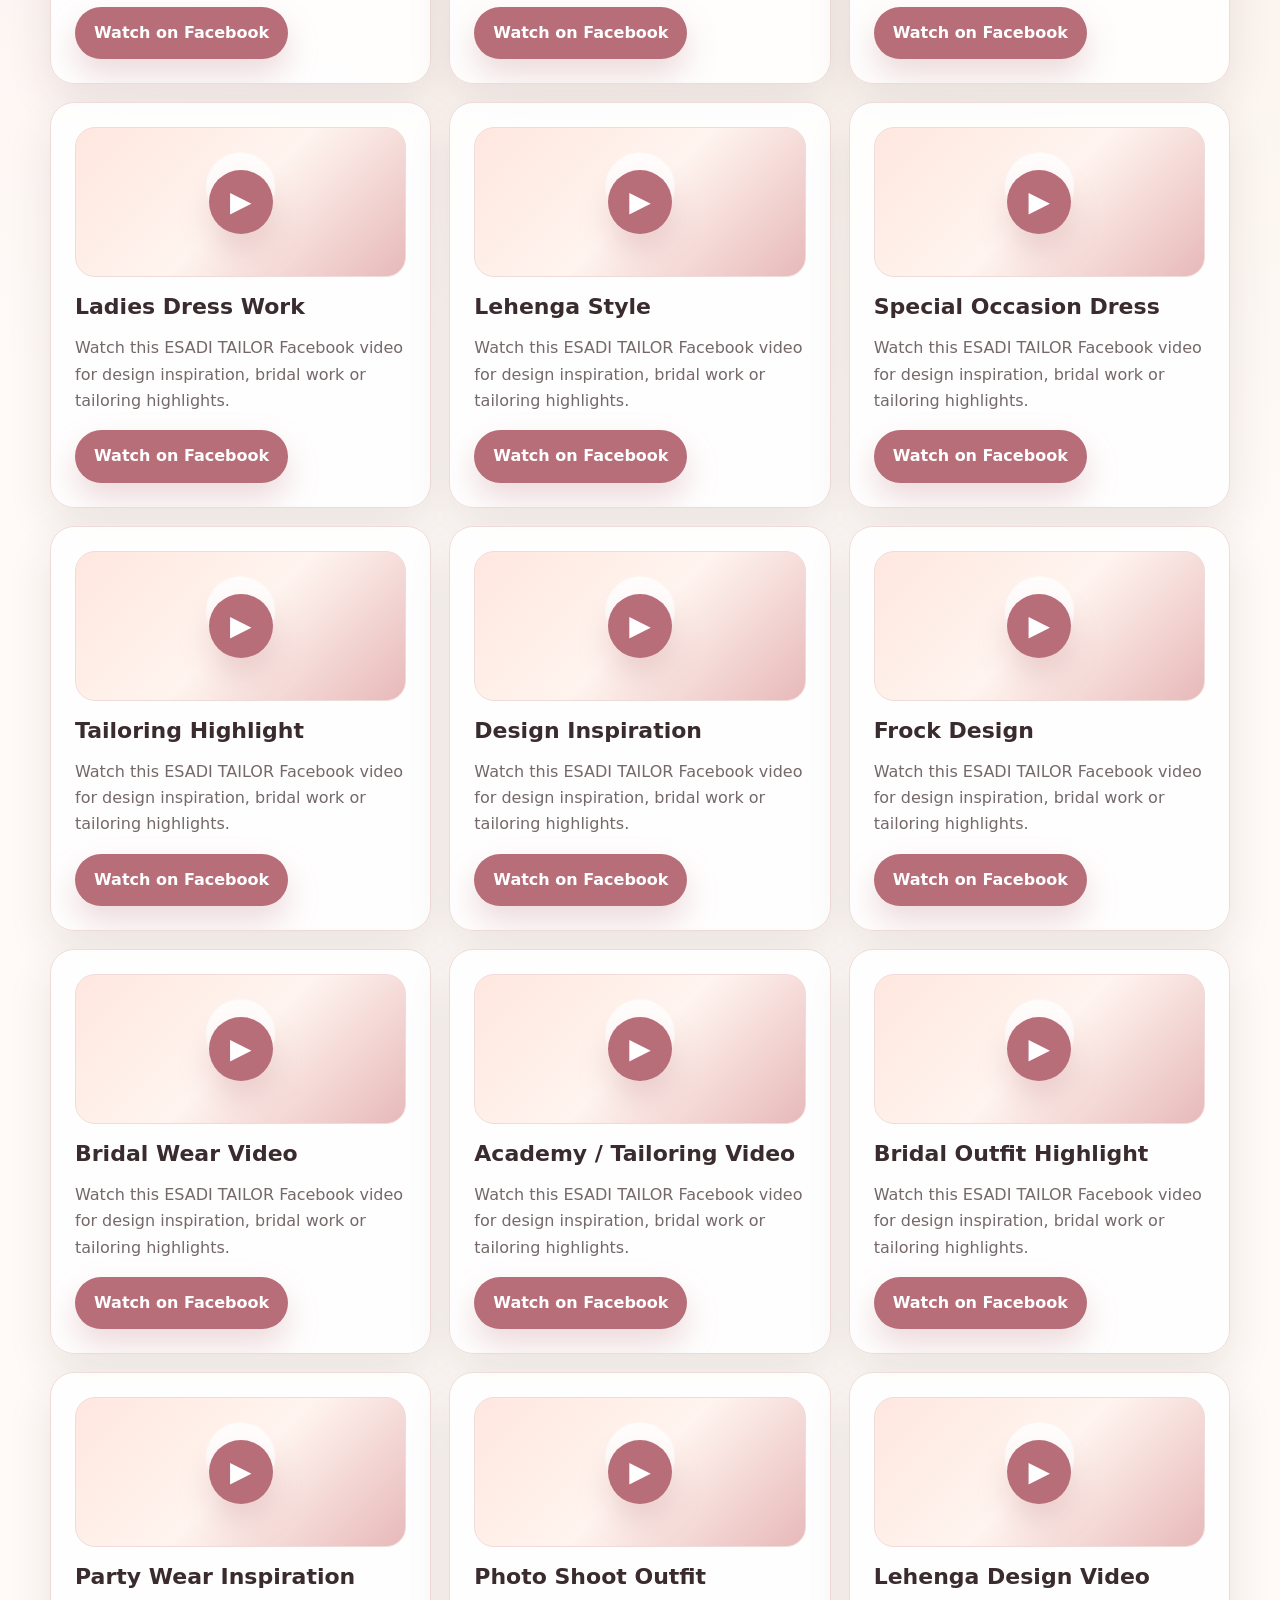
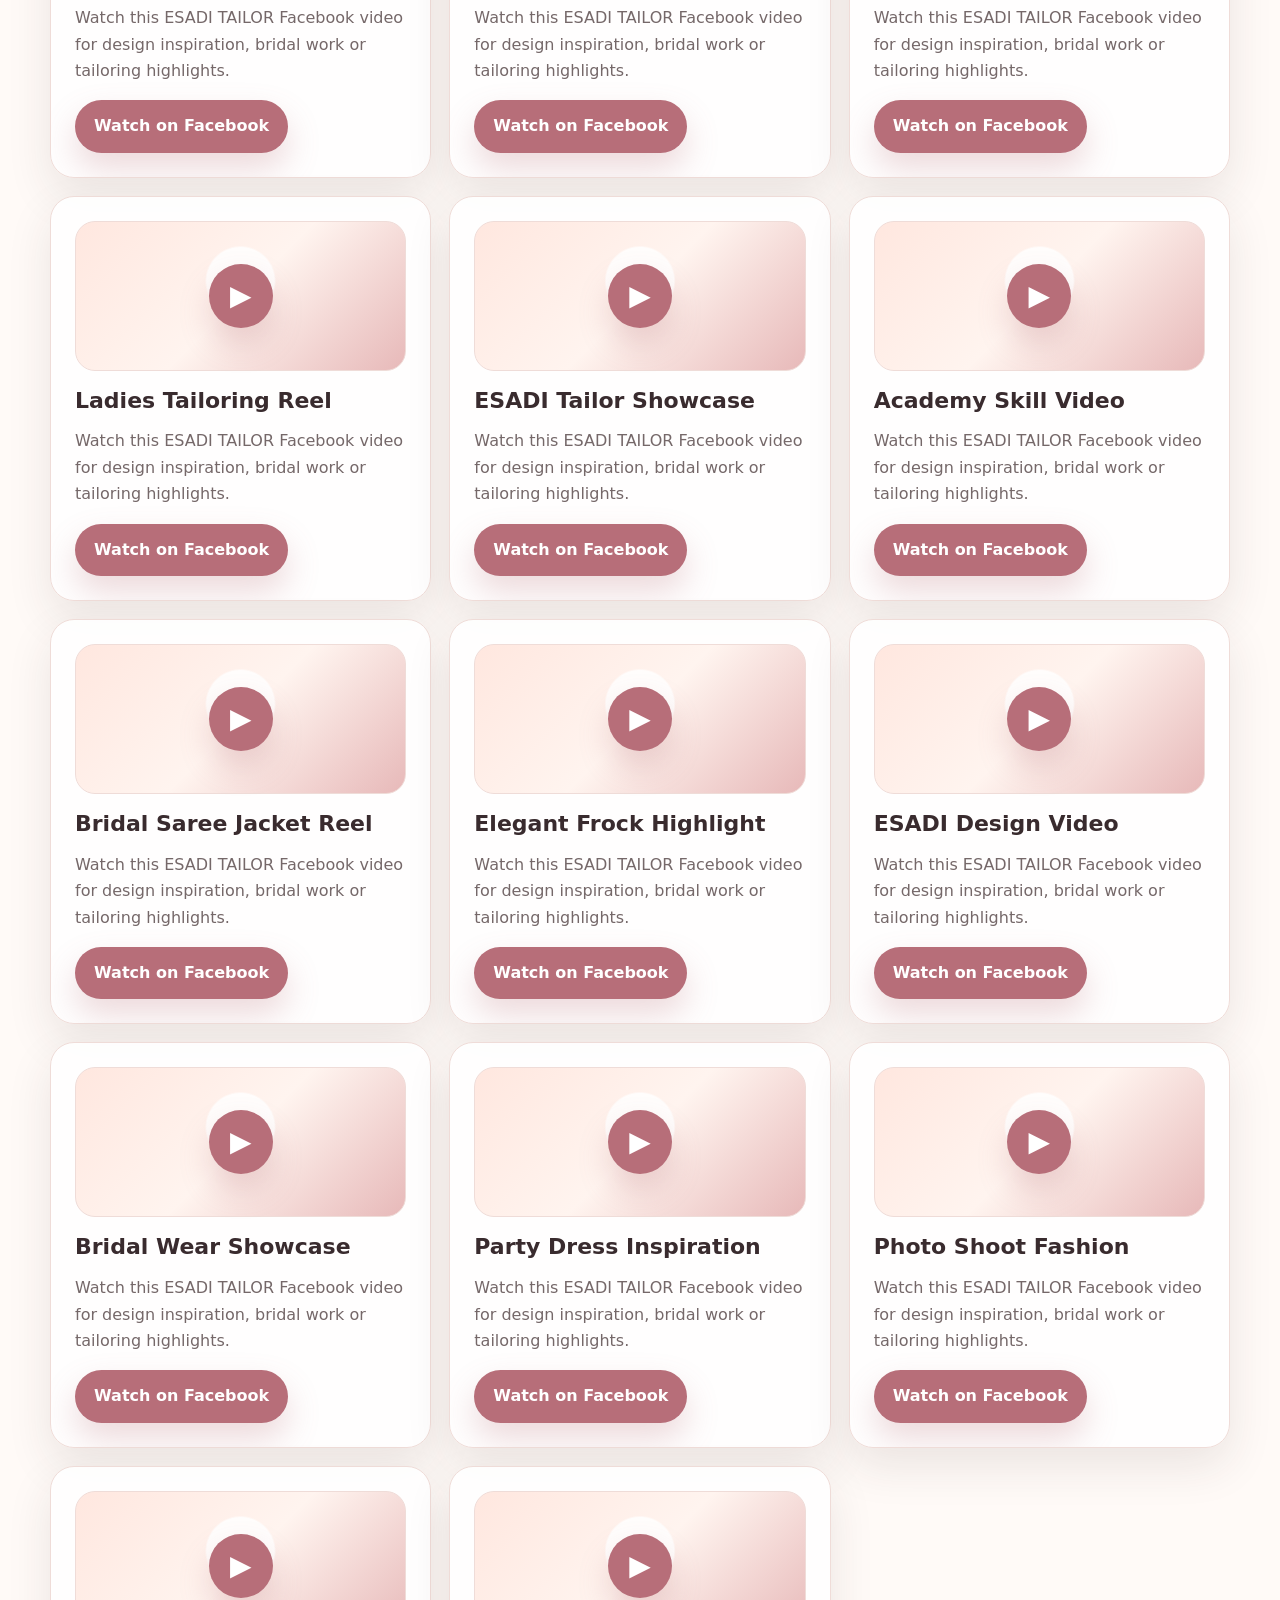
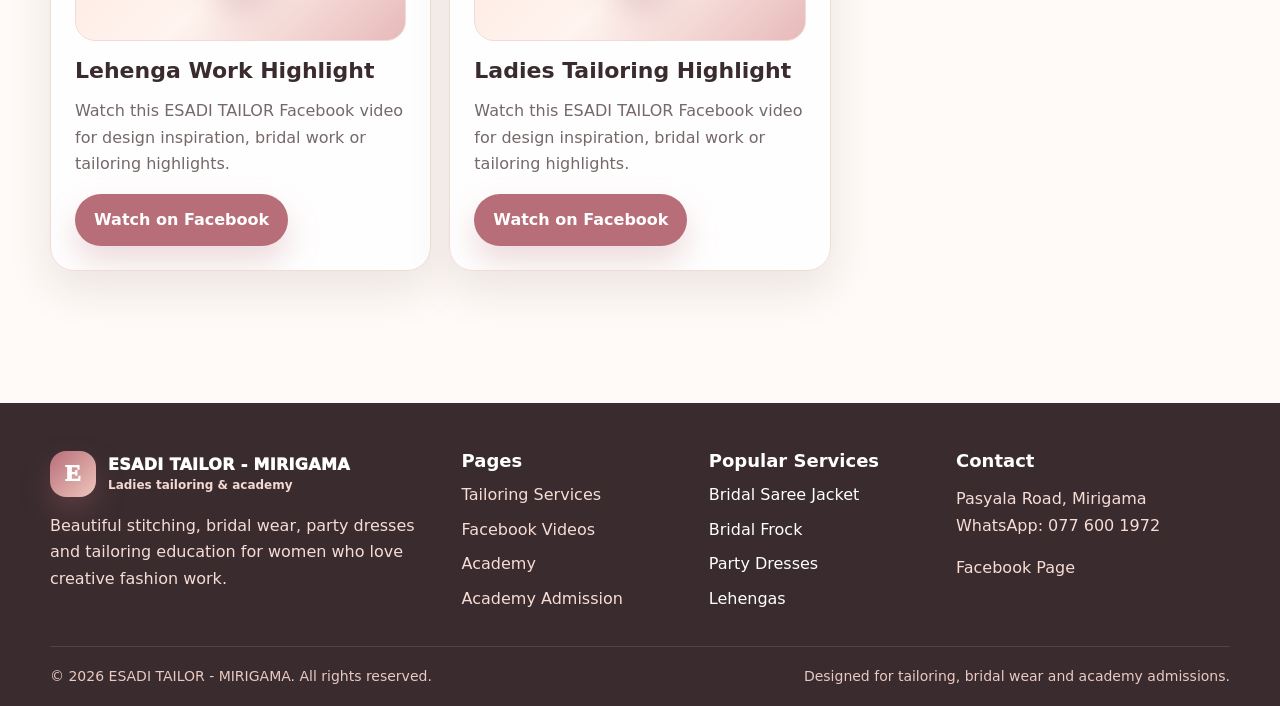
<file: videos.html>
<!doctype html>
<html lang="en">
<head>
  <meta charset="utf-8">
  <meta name="viewport" content="width=device-width, initial-scale=1">
  <title>Videos | ESADI TAILOR - MIRIGAMA</title>
  <meta name="description" content="Facebook video gallery for ESADI TAILOR - MIRIGAMA.">
  <link rel="preconnect" href="https://fonts.gstatic.com">
  <link rel="stylesheet" href="assets/css/style.css">
</head>
<body>

<div class="topbar">
  <div class="container">
    <span>Since 2012 • Ladies Tailoring & Tailoring Academy in Mirigama</span>
    <span><a data-whatsapp href="#">WhatsApp: 077 600 1972</a> • Pasyala Road, Mirigama</span>
  </div>
</div>
<header class="nav">
  <div class="container nav-inner">
    <a href="index.html" class="logo" aria-label="Esadi Tailor Home">
      <span class="logo-mark">E</span>
      <span>ESADI TAILOR - MIRIGAMA<small>Elegant ladies tailoring & tailoring academy</small></span>
    </a>
    <nav class="nav-links" aria-label="Main navigation">
      <a class="" href="index.html">Home</a>
      <a class="" href="about.html">About</a>
      <a class="" href="services.html">Services</a>
      <a class="" href="gallery.html">Gallery</a>
      <a class="active" href="videos.html">Videos</a>
      <a class="" href="academy.html">Academy</a>
      <a class="" href="booking.html">Booking</a>
      <a class="" href="contact.html">Contact</a>
    </nav>
    <div class="nav-actions">
      <a class="btn btn-soft" href="booking.html">Book Now</a>
      <button class="menu-btn" aria-label="Open menu">☰</button>
    </div>
  </div>
</header>

<main>
  <section class="page-hero">
    <div class="container"><div class="box">
      <div class="breadcrumb">Home / Videos</div>
      <h1>Facebook video gallery.</h1>
      <p class="lead">Watch 29 ESADI TAILOR - MIRIGAMA video highlights, bridal work, ladies tailoring designs and customer outfit inspiration directly on Facebook.</p>
      <div class="hero-actions">
        <a class="btn btn-primary" data-facebook href="#" target="_blank">Open Facebook Page</a>
        <a class="btn btn-outline" href="booking.html">Book a Design</a>
      </div>
    </div></div>
  </section>
  <section class="section">
    <div class="container">
      <div class="section-head">
        <div><span class="kicker">Video Collection</span><h2>Latest tailoring work and design ideas.</h2></div>
        <p>These cards open the original Facebook reels/videos in a new tab. This keeps the website light and fast.</p>
      </div>
      <div class="video-grid">
        
        <article class="card video-card reveal">
          <div class="video-thumb"><span class="play-btn">▶</span></div>
          <h3>Bridal Work Video</h3>
          <p>Watch this ESADI TAILOR Facebook video for design inspiration, bridal work or tailoring highlights.</p>
          <a class="btn btn-primary" href="https://www.facebook.com/share/r/1CdHik5HQ1/" target="_blank" rel="noopener">Watch on Facebook</a>
        </article>
        <article class="card video-card reveal">
          <div class="video-thumb"><span class="play-btn">▶</span></div>
          <h3>Saree Jacket Design</h3>
          <p>Watch this ESADI TAILOR Facebook video for design inspiration, bridal work or tailoring highlights.</p>
          <a class="btn btn-primary" href="https://www.facebook.com/share/r/1EdoNhR3rw/" target="_blank" rel="noopener">Watch on Facebook</a>
        </article>
        <article class="card video-card reveal">
          <div class="video-thumb"><span class="play-btn">▶</span></div>
          <h3>Party Dress Work</h3>
          <p>Watch this ESADI TAILOR Facebook video for design inspiration, bridal work or tailoring highlights.</p>
          <a class="btn btn-primary" href="https://www.facebook.com/share/r/14YQFHFq29S/" target="_blank" rel="noopener">Watch on Facebook</a>
        </article>
        <article class="card video-card reveal">
          <div class="video-thumb"><span class="play-btn">▶</span></div>
          <h3>Photo Shoot Dress</h3>
          <p>Watch this ESADI TAILOR Facebook video for design inspiration, bridal work or tailoring highlights.</p>
          <a class="btn btn-primary" href="https://www.facebook.com/share/r/1DtrSLZoo3/" target="_blank" rel="noopener">Watch on Facebook</a>
        </article>
        <article class="card video-card reveal">
          <div class="video-thumb"><span class="play-btn">▶</span></div>
          <h3>Customer Design Story</h3>
          <p>Watch this ESADI TAILOR Facebook video for design inspiration, bridal work or tailoring highlights.</p>
          <a class="btn btn-primary" href="https://m.facebook.com/story.php?story_fbid=pfbid034Hgps7W4cGmJ1U9211Ji2jKzuK3LoERBCbCST9TQqMTS7JPemPUsM2jzT81BPeLPl&id=100006851356576&sfnsn=wa&mibextid=RUbZ1f" target="_blank" rel="noopener">Watch on Facebook</a>
        </article>
        <article class="card video-card reveal">
          <div class="video-thumb"><span class="play-btn">▶</span></div>
          <h3>Bridal Finishing</h3>
          <p>Watch this ESADI TAILOR Facebook video for design inspiration, bridal work or tailoring highlights.</p>
          <a class="btn btn-primary" href="https://www.facebook.com/share/r/1FHbbZ3tEo/" target="_blank" rel="noopener">Watch on Facebook</a>
        </article>
        <article class="card video-card reveal">
          <div class="video-thumb"><span class="play-btn">▶</span></div>
          <h3>Ladies Dress Work</h3>
          <p>Watch this ESADI TAILOR Facebook video for design inspiration, bridal work or tailoring highlights.</p>
          <a class="btn btn-primary" href="https://www.facebook.com/share/r/18vL2rCL1j/" target="_blank" rel="noopener">Watch on Facebook</a>
        </article>
        <article class="card video-card reveal">
          <div class="video-thumb"><span class="play-btn">▶</span></div>
          <h3>Lehenga Style</h3>
          <p>Watch this ESADI TAILOR Facebook video for design inspiration, bridal work or tailoring highlights.</p>
          <a class="btn btn-primary" href="https://www.facebook.com/share/r/17G8AT7Mx5/" target="_blank" rel="noopener">Watch on Facebook</a>
        </article>
        <article class="card video-card reveal">
          <div class="video-thumb"><span class="play-btn">▶</span></div>
          <h3>Special Occasion Dress</h3>
          <p>Watch this ESADI TAILOR Facebook video for design inspiration, bridal work or tailoring highlights.</p>
          <a class="btn btn-primary" href="https://www.facebook.com/share/r/1D2Wngtk9f/" target="_blank" rel="noopener">Watch on Facebook</a>
        </article>
        <article class="card video-card reveal">
          <div class="video-thumb"><span class="play-btn">▶</span></div>
          <h3>Tailoring Highlight</h3>
          <p>Watch this ESADI TAILOR Facebook video for design inspiration, bridal work or tailoring highlights.</p>
          <a class="btn btn-primary" href="https://m.facebook.com/story.php?story_fbid=pfbid02LDw71WitqAZHEZVtw3KLLpmJD9w5fGFWqJvU1EEBNU2fdv5N8Fe89mui5fNyiMaAl&id=100006851356576&sfnsn=wa&mibextid=RUbZ1f" target="_blank" rel="noopener">Watch on Facebook</a>
        </article>
        <article class="card video-card reveal">
          <div class="video-thumb"><span class="play-btn">▶</span></div>
          <h3>Design Inspiration</h3>
          <p>Watch this ESADI TAILOR Facebook video for design inspiration, bridal work or tailoring highlights.</p>
          <a class="btn btn-primary" href="https://www.facebook.com/share/r/18srgjBiPv/" target="_blank" rel="noopener">Watch on Facebook</a>
        </article>
        <article class="card video-card reveal">
          <div class="video-thumb"><span class="play-btn">▶</span></div>
          <h3>Frock Design</h3>
          <p>Watch this ESADI TAILOR Facebook video for design inspiration, bridal work or tailoring highlights.</p>
          <a class="btn btn-primary" href="https://www.facebook.com/share/v/1SpWfjTAQV/" target="_blank" rel="noopener">Watch on Facebook</a>
        </article>
        <article class="card video-card reveal">
          <div class="video-thumb"><span class="play-btn">▶</span></div>
          <h3>Bridal Wear Video</h3>
          <p>Watch this ESADI TAILOR Facebook video for design inspiration, bridal work or tailoring highlights.</p>
          <a class="btn btn-primary" href="https://www.facebook.com/share/v/18ENhouTYq/" target="_blank" rel="noopener">Watch on Facebook</a>
        </article>
        <article class="card video-card reveal">
          <div class="video-thumb"><span class="play-btn">▶</span></div>
          <h3>Academy / Tailoring Video</h3>
          <p>Watch this ESADI TAILOR Facebook video for design inspiration, bridal work or tailoring highlights.</p>
          <a class="btn btn-primary" href="https://www.facebook.com/share/r/1RL8P1fRQR/" target="_blank" rel="noopener">Watch on Facebook</a>
        </article>
        <article class="card video-card reveal">
          <div class="video-thumb"><span class="play-btn">▶</span></div>
          <h3>Bridal Outfit Highlight</h3>
          <p>Watch this ESADI TAILOR Facebook video for design inspiration, bridal work or tailoring highlights.</p>
          <a class="btn btn-primary" href="https://www.facebook.com/share/r/1XyA5hWhgU/" target="_blank" rel="noopener">Watch on Facebook</a>
        </article>
        <article class="card video-card reveal">
          <div class="video-thumb"><span class="play-btn">▶</span></div>
          <h3>Party Wear Inspiration</h3>
          <p>Watch this ESADI TAILOR Facebook video for design inspiration, bridal work or tailoring highlights.</p>
          <a class="btn btn-primary" href="https://www.facebook.com/share/r/1BFGzfXF7h/" target="_blank" rel="noopener">Watch on Facebook</a>
        </article>
        <article class="card video-card reveal">
          <div class="video-thumb"><span class="play-btn">▶</span></div>
          <h3>Photo Shoot Outfit</h3>
          <p>Watch this ESADI TAILOR Facebook video for design inspiration, bridal work or tailoring highlights.</p>
          <a class="btn btn-primary" href="https://www.facebook.com/share/r/1BZPnH7SSy/" target="_blank" rel="noopener">Watch on Facebook</a>
        </article>
        <article class="card video-card reveal">
          <div class="video-thumb"><span class="play-btn">▶</span></div>
          <h3>Lehenga Design Video</h3>
          <p>Watch this ESADI TAILOR Facebook video for design inspiration, bridal work or tailoring highlights.</p>
          <a class="btn btn-primary" href="https://www.facebook.com/share/r/1GDiYopc6z/" target="_blank" rel="noopener">Watch on Facebook</a>
        </article>
        <article class="card video-card reveal">
          <div class="video-thumb"><span class="play-btn">▶</span></div>
          <h3>Ladies Tailoring Reel</h3>
          <p>Watch this ESADI TAILOR Facebook video for design inspiration, bridal work or tailoring highlights.</p>
          <a class="btn btn-primary" href="https://www.facebook.com/share/r/18ygh8p97h/" target="_blank" rel="noopener">Watch on Facebook</a>
        </article>
        <article class="card video-card reveal">
          <div class="video-thumb"><span class="play-btn">▶</span></div>
          <h3>ESADI Tailor Showcase</h3>
          <p>Watch this ESADI TAILOR Facebook video for design inspiration, bridal work or tailoring highlights.</p>
          <a class="btn btn-primary" href="https://www.facebook.com/share/v/1BabCe5fqn/" target="_blank" rel="noopener">Watch on Facebook</a>
        </article>
        <article class="card video-card reveal">
          <div class="video-thumb"><span class="play-btn">▶</span></div>
          <h3>Academy Skill Video</h3>
          <p>Watch this ESADI TAILOR Facebook video for design inspiration, bridal work or tailoring highlights.</p>
          <a class="btn btn-primary" href="https://www.facebook.com/share/r/1ChD4JxPNB/" target="_blank" rel="noopener">Watch on Facebook</a>
        </article>
        <article class="card video-card reveal">
          <div class="video-thumb"><span class="play-btn">▶</span></div>
          <h3>Bridal Saree Jacket Reel</h3>
          <p>Watch this ESADI TAILOR Facebook video for design inspiration, bridal work or tailoring highlights.</p>
          <a class="btn btn-primary" href="https://www.facebook.com/share/r/1RNDaz2Xet/" target="_blank" rel="noopener">Watch on Facebook</a>
        </article>
        <article class="card video-card reveal">
          <div class="video-thumb"><span class="play-btn">▶</span></div>
          <h3>Elegant Frock Highlight</h3>
          <p>Watch this ESADI TAILOR Facebook video for design inspiration, bridal work or tailoring highlights.</p>
          <a class="btn btn-primary" href="https://www.facebook.com/share/r/18jTdthPFB/" target="_blank" rel="noopener">Watch on Facebook</a>
        </article>
        <article class="card video-card reveal">
          <div class="video-thumb"><span class="play-btn">▶</span></div>
          <h3>ESADI Design Video</h3>
          <p>Watch this ESADI TAILOR Facebook video for design inspiration, bridal work or tailoring highlights.</p>
          <a class="btn btn-primary" href="https://www.facebook.com/share/v/18zGeZsAqa/" target="_blank" rel="noopener">Watch on Facebook</a>
        </article>
        <article class="card video-card reveal">
          <div class="video-thumb"><span class="play-btn">▶</span></div>
          <h3>Bridal Wear Showcase</h3>
          <p>Watch this ESADI TAILOR Facebook video for design inspiration, bridal work or tailoring highlights.</p>
          <a class="btn btn-primary" href="https://www.facebook.com/share/r/1CVrNvbkyQ/" target="_blank" rel="noopener">Watch on Facebook</a>
        </article>
        <article class="card video-card reveal">
          <div class="video-thumb"><span class="play-btn">▶</span></div>
          <h3>Party Dress Inspiration</h3>
          <p>Watch this ESADI TAILOR Facebook video for design inspiration, bridal work or tailoring highlights.</p>
          <a class="btn btn-primary" href="https://www.facebook.com/share/r/1Dv67b7z5B/" target="_blank" rel="noopener">Watch on Facebook</a>
        </article>
        <article class="card video-card reveal">
          <div class="video-thumb"><span class="play-btn">▶</span></div>
          <h3>Photo Shoot Fashion</h3>
          <p>Watch this ESADI TAILOR Facebook video for design inspiration, bridal work or tailoring highlights.</p>
          <a class="btn btn-primary" href="https://www.facebook.com/share/r/18kpZCE9XJ/" target="_blank" rel="noopener">Watch on Facebook</a>
        </article>
        <article class="card video-card reveal">
          <div class="video-thumb"><span class="play-btn">▶</span></div>
          <h3>Lehenga Work Highlight</h3>
          <p>Watch this ESADI TAILOR Facebook video for design inspiration, bridal work or tailoring highlights.</p>
          <a class="btn btn-primary" href="https://www.facebook.com/share/r/18YZ3ydBkH/" target="_blank" rel="noopener">Watch on Facebook</a>
        </article>
        <article class="card video-card reveal">
          <div class="video-thumb"><span class="play-btn">▶</span></div>
          <h3>Ladies Tailoring Highlight</h3>
          <p>Watch this ESADI TAILOR Facebook video for design inspiration, bridal work or tailoring highlights.</p>
          <a class="btn btn-primary" href="https://www.facebook.com/share/r/1AKd4n79rj/" target="_blank" rel="noopener">Watch on Facebook</a>
        </article>
      </div>
    </div>
  </section>
</main>

<a class="float-whatsapp" data-whatsapp href="#" aria-label="Chat on WhatsApp">☘</a>
<footer class="footer">
  <div class="container">
    <div class="footer-grid">
      <div>
        <div class="logo" style="margin-bottom:14px">
          <span class="logo-mark">E</span>
          <span>ESADI TAILOR - MIRIGAMA<small style="color:#f4d8d2">Ladies tailoring & academy</small></span>
        </div>
        <p>Beautiful stitching, bridal wear, party dresses and tailoring education for women who love creative fashion work.</p>
      </div>
      <div>
        <h3>Pages</h3>
        <ul>
          <li><a href="services.html">Tailoring Services</a></li>
          <li><a href="videos.html">Facebook Videos</a></li>
          <li><a href="academy.html">Academy</a></li>
          <li><a href="academy-admissions.html">Academy Admission</a></li>
        </ul>
      </div>
      <div>
        <h3>Popular Services</h3>
        <ul>
          <li>Bridal Saree Jacket</li>
          <li>Bridal Frock</li>
          <li>Party Dresses</li>
          <li>Lehengas</li>
        </ul>
      </div>
      <div>
        <h3>Contact</h3>
        <p>Pasyala Road, Mirigama<br>WhatsApp: <a data-whatsapp href="#">077 600 1972</a></p>
        <p><a data-facebook href="#" target="_blank">Facebook Page</a></p>
      </div>
    </div>
    <div class="copyright">
      <span>© <span data-year></span> ESADI TAILOR - MIRIGAMA. All rights reserved.</span>
      <span>Designed for tailoring, bridal wear and academy admissions.</span>
    </div>
  </div>
</footer>
<script src="assets/js/main.js"></script>

</body></html>
</file>
<file: assets/css/style.css>
:root{
  --bg:#fffaf7; --surface:#fff; --soft:#fff0eb; --text:#2d2627; --muted:#756869;
  --brand:#b76e79; --brand2:#e8b8b8; --gold:#c49a5f; --dark:#392b2e; --line:#efdcd8;
  --shadow:0 18px 45px rgba(55,35,38,.10); --radius:24px; --max:1180px;
}
*{box-sizing:border-box} html{scroll-behavior:smooth}
body{margin:0;font-family:Inter,ui-sans-serif,system-ui,-apple-system,"Segoe UI",Arial,sans-serif;color:var(--text);background:radial-gradient(circle at 10% 0%,rgba(232,184,184,.35),transparent 35%),radial-gradient(circle at 100% 5%,rgba(196,154,95,.18),transparent 35%),var(--bg);line-height:1.65}
a{text-decoration:none;color:inherit} img{max-width:100%;display:block}.container{width:min(var(--max),calc(100% - 36px));margin:auto}
.topbar{background:var(--dark);color:#fff;font-size:14px}.topbar .container{display:flex;justify-content:space-between;gap:14px;padding:8px 0}.topbar a{color:#ffe6df}
.nav{position:sticky;top:0;z-index:50;background:rgba(255,250,247,.9);backdrop-filter:blur(16px);border-bottom:1px solid var(--line)}
.nav-inner{display:flex;align-items:center;justify-content:space-between;padding:14px 0}
.logo{display:flex;align-items:center;gap:12px;font-weight:950;letter-spacing:.3px}.logo small{display:block;color:var(--muted);font-size:12px;font-weight:650;letter-spacing:0;margin-top:-3px}
.logo-mark{width:46px;height:46px;border-radius:16px;background:linear-gradient(135deg,var(--brand),#efc6bd);display:grid;place-items:center;color:white;font-family:Georgia,serif;font-size:24px;box-shadow:0 14px 30px rgba(183,110,121,.28)}
.nav-links{display:flex;align-items:center;gap:6px}.nav-links a{padding:10px 13px;border-radius:999px;font-weight:750;font-size:14px;color:#514244}.nav-links a:hover,.nav-links a.active{background:var(--soft);color:var(--brand)}
.nav-actions{display:flex;align-items:center;gap:10px}.menu-btn{display:none;border:1px solid var(--line);background:#fff;border-radius:14px;padding:9px 12px;font-size:21px}
.btn{display:inline-flex;align-items:center;justify-content:center;gap:8px;border-radius:999px;padding:12px 18px;font-weight:850;border:1px solid transparent;cursor:pointer;transition:.25s}
.btn-primary{background:var(--brand);color:#fff;box-shadow:0 16px 32px rgba(183,110,121,.25)}.btn-primary:hover{background:#a95f6b;transform:translateY(-2px)}
.btn-soft{background:var(--soft);color:var(--brand);border-color:#f2d5ce}.btn-outline{background:#fff;color:var(--dark);border-color:var(--line)}.btn-outline:hover{border-color:var(--brand);color:var(--brand)}
.kicker{display:inline-flex;gap:8px;align-items:center;background:#fff;border:1px solid var(--line);border-radius:999px;padding:8px 13px;color:var(--brand);font-weight:900;box-shadow:var(--shadow);font-size:14px}
h1,h2,h3{line-height:1.08;margin:0;color:var(--dark)} h1{font-size:clamp(42px,6vw,76px);letter-spacing:-2px;margin:18px 0} h2{font-size:clamp(30px,4vw,48px);letter-spacing:-1.1px} h3{font-size:22px}
.lead{font-size:18px;color:var(--muted);max-width:690px}.hero{padding:70px 0 45px}.hero-grid{display:grid;grid-template-columns:1.05fr .95fr;gap:38px;align-items:center}.hero-actions{display:flex;gap:12px;flex-wrap:wrap;margin-top:28px}
.stats{display:grid;grid-template-columns:repeat(3,1fr);gap:12px;margin-top:34px}.stat{background:rgba(255,255,255,.86);border:1px solid var(--line);border-radius:20px;padding:18px;box-shadow:var(--shadow)}.stat b{display:block;color:var(--brand);font-size:27px}
.hero-card{min-height:570px;border-radius:36px;background:#fff;border:1px solid var(--line);padding:22px;box-shadow:var(--shadow);overflow:hidden;position:relative}
.tailor-art{height:100%;min-height:520px;border-radius:28px;position:relative;overflow:hidden;background:radial-gradient(circle at 33% 24%,rgba(255,255,255,.75) 0 8%,transparent 9%),linear-gradient(140deg,#ffe8e1,#fff8f4 43%,#f5d6cb)}
.dress{position:absolute;left:50%;top:47%;transform:translate(-50%,-50%);width:240px;height:350px}.dress:before{content:"";position:absolute;left:50%;top:0;transform:translateX(-50%);width:122px;height:80px;background:linear-gradient(135deg,#ba6e7b,#e6adaf);border-radius:65px 65px 24px 24px;clip-path:polygon(24% 0,76% 0,100% 100%,0 100%)}.dress:after{content:"";position:absolute;left:50%;top:64px;transform:translateX(-50%);width:240px;height:275px;background:linear-gradient(135deg,#b76e79,#efc6bd 62%,#d69aa0);clip-path:polygon(35% 0,65% 0,100% 100%,0 100%);border-radius:0 0 120px 120px;box-shadow:inset 20px 0 40px rgba(255,255,255,.22)}
.tape{position:absolute;right:-24px;top:110px;width:230px;height:34px;border-radius:999px;background:repeating-linear-gradient(90deg,#f5c86f 0 16px,#eab958 16px 18px);transform:rotate(36deg);box-shadow:0 12px 22px rgba(122,84,30,.16)}.needle{position:absolute;left:44px;bottom:70px;width:190px;height:2px;background:#7b7474;transform:rotate(-24deg)}.needle:after{content:"";position:absolute;right:-8px;top:-4px;width:10px;height:10px;border:2px solid #7b7474;border-radius:50%}
.float-card{position:absolute;background:rgba(255,255,255,.88);backdrop-filter:blur(12px);border:1px solid var(--line);border-radius:22px;padding:15px;box-shadow:var(--shadow)}.float-card.one{left:22px;top:28px}.float-card.two{right:22px;bottom:34px;max-width:250px}.float-card b{display:block;color:var(--dark)}
.section{padding:72px 0}.section-head{display:flex;justify-content:space-between;align-items:end;gap:24px;margin-bottom:30px}.section-head p{max-width:560px;color:var(--muted);margin:0}
.grid-3{display:grid;grid-template-columns:repeat(3,1fr);gap:18px}.grid-2{display:grid;grid-template-columns:repeat(2,1fr);gap:22px}.card{background:rgba(255,255,255,.9);border:1px solid var(--line);border-radius:var(--radius);padding:24px;box-shadow:var(--shadow)}.card p{color:var(--muted)}
.service-card{position:relative;overflow:hidden;min-height:230px}.service-card .icon{width:58px;height:58px;border-radius:18px;background:var(--soft);display:grid;place-items:center;font-size:28px;margin-bottom:18px}.service-card:after{content:"";position:absolute;right:-58px;bottom:-62px;width:140px;height:140px;border-radius:50%;background:rgba(183,110,121,.09)}
.banner{background:linear-gradient(135deg,var(--dark),#66484e);color:#fff;border-radius:34px;padding:34px;display:grid;grid-template-columns:1.1fr .9fr;gap:18px;align-items:center;box-shadow:0 22px 55px rgba(59,45,47,.2)}.banner h2{color:#fff}.banner p{color:#ffe7df}
.process{counter-reset:step}.step{position:relative;padding-left:72px}.step:before{counter-increment:step;content:counter(step);position:absolute;left:0;top:0;width:52px;height:52px;border-radius:17px;background:var(--brand);color:#fff;display:grid;place-items:center;font-weight:950;font-size:22px}
.gallery-grid{display:grid;grid-template-columns:repeat(4,1fr);gap:14px}.gallery-item{min-height:250px;border-radius:24px;overflow:hidden;position:relative;background:linear-gradient(135deg,#ffe7df,#fff,#e8c8c2);border:1px solid var(--line);box-shadow:var(--shadow)}.gallery-item.tall{min-height:330px}.gallery-item:before{content:"";position:absolute;inset:20px;border-radius:22px;background:radial-gradient(circle at 50% 18%,rgba(59,45,47,.12) 0 12%,transparent 13%),linear-gradient(135deg,rgba(183,110,121,.36),rgba(216,167,167,.08));clip-path:polygon(35% 10%,65% 10%,92% 88%,8% 88%)}.gallery-item span{position:absolute;left:15px;bottom:15px;background:rgba(255,255,255,.88);padding:8px 12px;border-radius:999px;font-weight:850;color:var(--dark);font-size:14px}
.testimonials{display:grid;grid-template-columns:repeat(3,1fr);gap:18px}.stars{letter-spacing:2px;color:var(--gold);font-weight:950;margin-bottom:10px}.quote{font-size:17px}
.page-hero{padding:58px 0 34px}.page-hero .box{background:linear-gradient(135deg,rgba(255,255,255,.85),rgba(255,243,238,.75));border:1px solid var(--line);border-radius:34px;padding:42px;box-shadow:var(--shadow)}.breadcrumb{font-weight:900;color:var(--brand);margin-bottom:12px}
.booking-wrap{display:grid;grid-template-columns:.86fr 1.14fr;gap:24px;align-items:start}.form{background:#fff;border:1px solid var(--line);border-radius:30px;padding:26px;box-shadow:var(--shadow)}.field{margin-bottom:15px}label{display:block;font-weight:850;margin-bottom:7px;color:var(--dark)}input,select,textarea{width:100%;border:1px solid #eed8d3;background:#fffaf7;border-radius:16px;padding:13px 14px;font:inherit;outline:none;color:var(--text)}input:focus,select:focus,textarea:focus{border-color:var(--brand);box-shadow:0 0 0 4px rgba(183,110,121,.12)}textarea{min-height:120px;resize:vertical}.two-cols{display:grid;grid-template-columns:1fr 1fr;gap:14px}.notice{background:var(--soft);border:1px solid #f2d5ce;color:#6c454b;padding:14px;border-radius:18px;font-size:14px}.checks{display:grid;grid-template-columns:repeat(2,1fr);gap:10px}.check{display:flex;align-items:center;gap:9px;background:#fffaf7;border:1px solid #eed8d3;border-radius:16px;padding:11px;font-weight:750}.check input{width:auto}
.contact-list{display:grid;gap:12px}.contact-item{display:flex;gap:14px;align-items:flex-start}.contact-icon{width:42px;height:42px;border-radius:14px;background:var(--soft);display:grid;place-items:center;font-size:20px;flex:0 0 auto}
.table-like{display:grid;gap:12px}.price-row{display:flex;justify-content:space-between;gap:18px;padding:17px 0;border-bottom:1px solid var(--line)}.price-row:last-child{border-bottom:0}.faq{display:grid;gap:12px}.faq details{background:#fff;border:1px solid var(--line);border-radius:20px;padding:18px;box-shadow:0 10px 24px rgba(70,40,45,.05)}.faq summary{font-weight:900;cursor:pointer}.faq p{color:var(--muted)}
.badge-row{display:flex;gap:10px;flex-wrap:wrap;margin-top:18px}.badge{background:#fff;border:1px solid var(--line);border-radius:999px;padding:8px 12px;font-weight:850;color:var(--brand);font-size:14px}.map-box{min-height:360px;border-radius:28px;background:linear-gradient(135deg,rgba(183,110,121,.08),rgba(201,155,92,.12)),repeating-linear-gradient(45deg,#fff 0 16px,#fff7f3 16px 32px);border:1px solid var(--line);display:grid;place-items:center;text-align:center;padding:24px}
.footer{background:var(--dark);color:#fff;margin-top:60px;padding:48px 0 18px}.footer p,.footer a{color:#f7dcd5}.footer-grid{display:grid;grid-template-columns:1.4fr .8fr .8fr 1fr;gap:28px;margin-bottom:34px}.footer h3{color:#fff;font-size:18px;margin-bottom:12px}.footer ul{list-style:none;padding:0;margin:0;display:grid;gap:8px}.copyright{border-top:1px solid rgba(255,255,255,.12);padding-top:18px;color:#e9c9c2;font-size:14px;display:flex;justify-content:space-between;gap:16px}
.float-whatsapp{position:fixed;right:18px;bottom:18px;z-index:60;width:58px;height:58px;border-radius:50%;background:#25D366;color:#fff;display:grid;place-items:center;font-size:29px;box-shadow:0 14px 30px rgba(37,211,102,.3)}
@media(max-width:950px){.hero-grid,.grid-2,.booking-wrap,.banner,.footer-grid{grid-template-columns:1fr}.grid-3,.testimonials{grid-template-columns:1fr 1fr}.gallery-grid{grid-template-columns:repeat(2,1fr)}.section-head{display:block}}
@media(max-width:760px){.topbar .container{display:block;text-align:center}.nav-links{position:absolute;left:18px;right:18px;top:75px;display:none;flex-direction:column;background:#fff;border:1px solid var(--line);border-radius:22px;padding:12px;box-shadow:var(--shadow)}.nav-links.open{display:flex}.nav-links a{width:100%;text-align:center}.menu-btn{display:block}.nav-actions .btn-soft{display:none}.hero{padding-top:44px}.hero-card{min-height:470px}.tailor-art{min-height:425px}.stats,.grid-3,.testimonials,.two-cols,.checks{grid-template-columns:1fr}.gallery-grid{grid-template-columns:1fr}.footer-grid{grid-template-columns:1fr}.copyright{display:block;text-align:center}.page-hero .box{padding:28px}}


.video-grid{
  display:grid;
  grid-template-columns:repeat(3,1fr);
  gap:18px;
}
.video-card{
  position:relative;
  overflow:hidden;
  min-height:260px;
}
.video-thumb{
  min-height:150px;
  border-radius:20px;
  background:
    radial-gradient(circle at 50% 40%, rgba(255,255,255,.85) 0 18%, transparent 19%),
    linear-gradient(135deg,#ffe7df,#fff4ef,#e7b9b9);
  border:1px solid var(--line);
  display:grid;
  place-items:center;
  margin-bottom:18px;
}
.play-btn{
  width:64px;
  height:64px;
  border-radius:50%;
  background:var(--brand);
  color:#fff;
  display:grid;
  place-items:center;
  font-size:28px;
  box-shadow:0 16px 30px rgba(183,110,121,.25);
}
.course-grid{
  display:grid;
  grid-template-columns:repeat(2,1fr);
  gap:18px;
}
.course-card ul{
  margin:14px 0 0;
  padding-left:20px;
  color:var(--muted);
}
.module-list{
  display:grid;
  gap:12px;
}
.module{
  display:flex;
  gap:14px;
  align-items:flex-start;
  padding:16px;
  background:#fffaf7;
  border:1px solid var(--line);
  border-radius:18px;
}
.module b{
  min-width:34px;
  height:34px;
  border-radius:12px;
  background:var(--brand);
  color:#fff;
  display:grid;
  place-items:center;
}
.academy-strip{
  display:grid;
  grid-template-columns:repeat(4,1fr);
  gap:12px;
}
.academy-strip .stat{
  text-align:center;
}
@media (max-width: 950px){
  .video-grid{grid-template-columns:repeat(2,1fr)}
  .course-grid,.academy-strip{grid-template-columns:1fr 1fr}
}
@media (max-width: 760px){
  .video-grid,.course-grid,.academy-strip{grid-template-columns:1fr}
}
</file>
